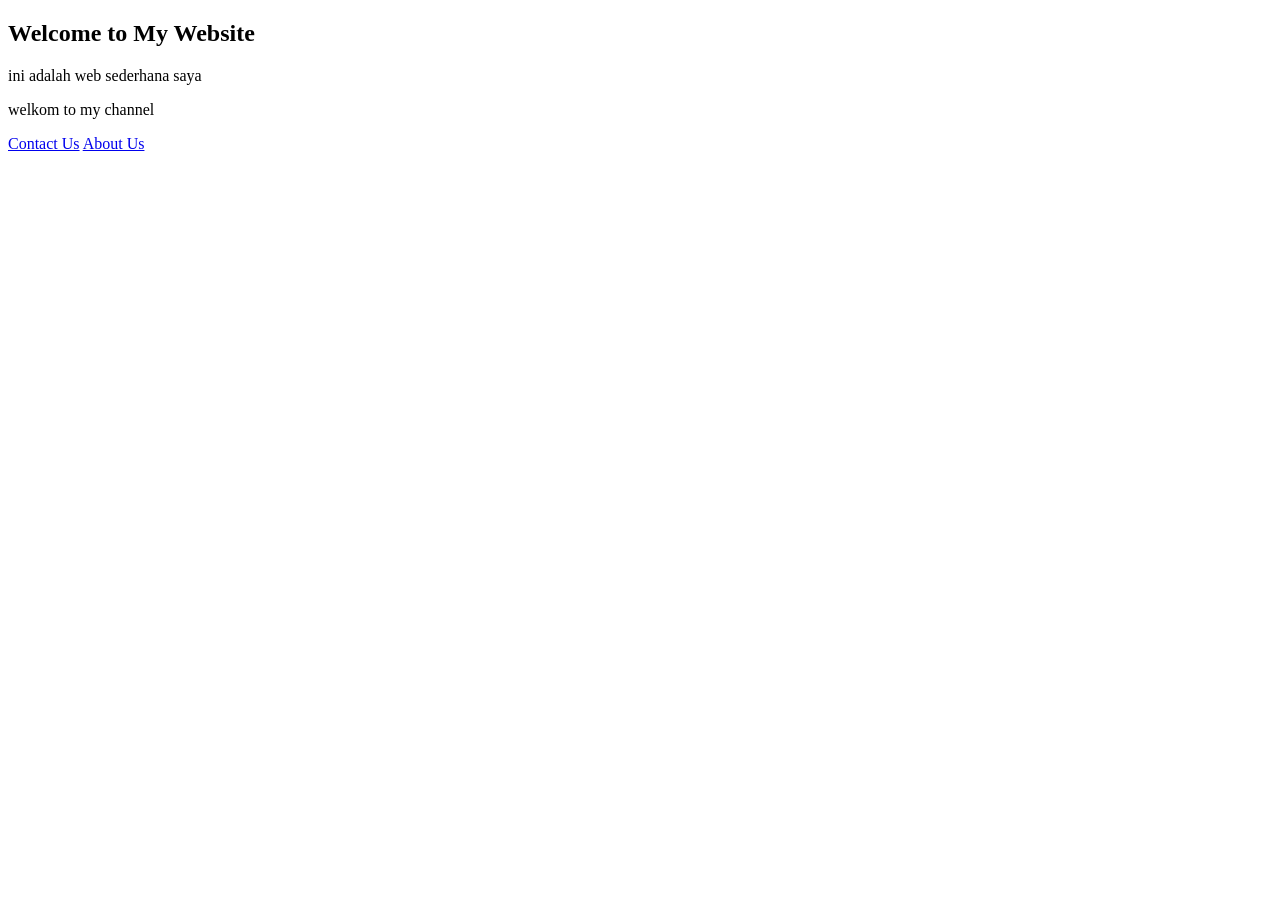
<file: index.html>
<!DOCTYPE html>
<html lang="en">
<head>
    <meta charset="UTF-8">
    <meta name="viewport" content="width=device-width, initial-scale=1.0">
    <title>Document</title>
</head>
<body>
    <h2>Welcome to My Website</h2>
    <p>ini adalah web sederhana saya</p>
    <p>welkom to my channel</p>
    <a href="contact.html">Contact Us</a>
    <a href="about.html">About Us</a>
</body>
</html>
</file>
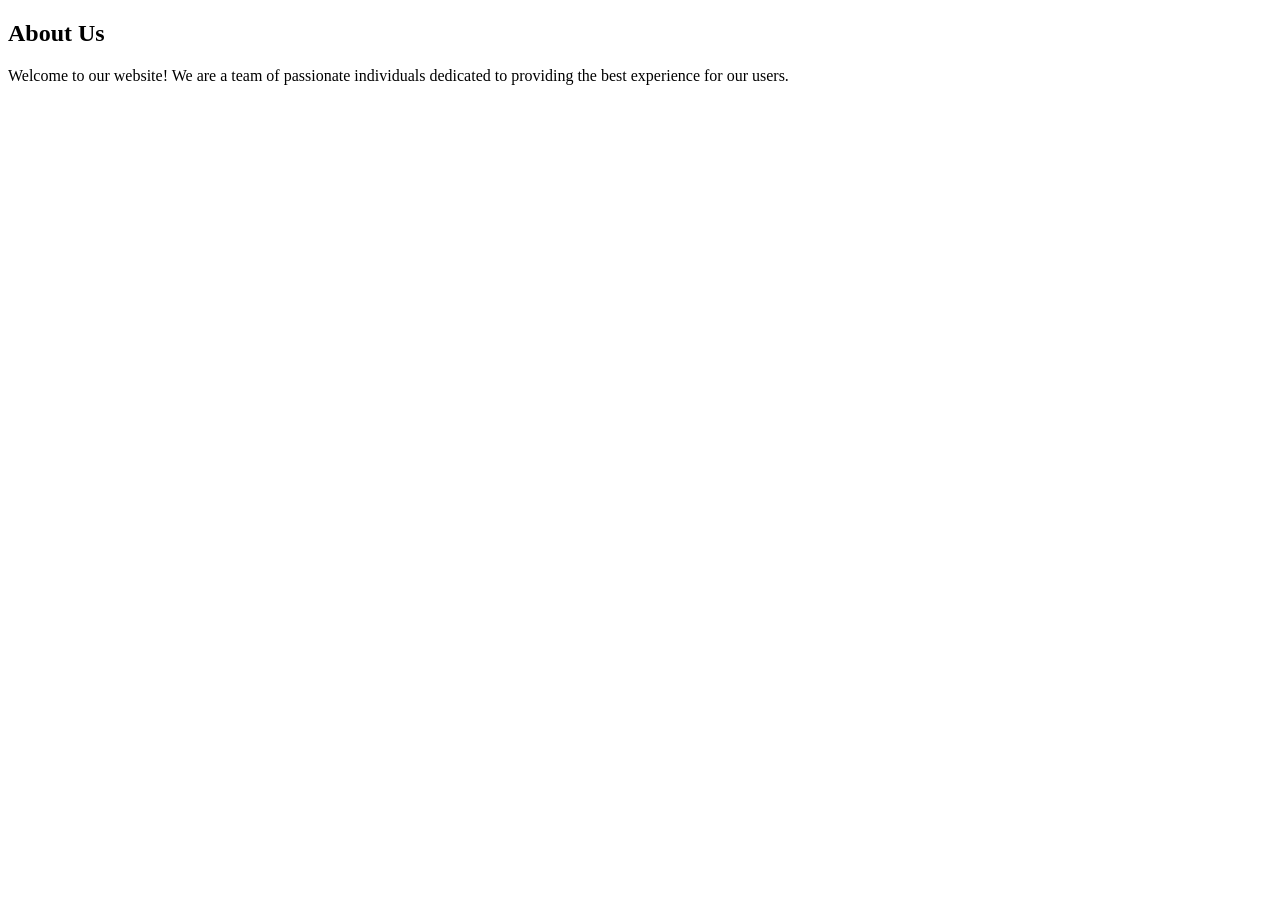
<file: about.html>
<!DOCTYPE html>
<html lang="en">
<head>
    <meta charset="UTF-8">
    <meta name="viewport" content="width=device-width, initial-scale=1.0">
    <title>Document</title>
</head>
<body>
    <h2>About Us</h2>
    <p>Welcome to our website! We are a team of passionate individuals dedicated to providing the best experience for our users.</p>
</body>
</html>
</file>
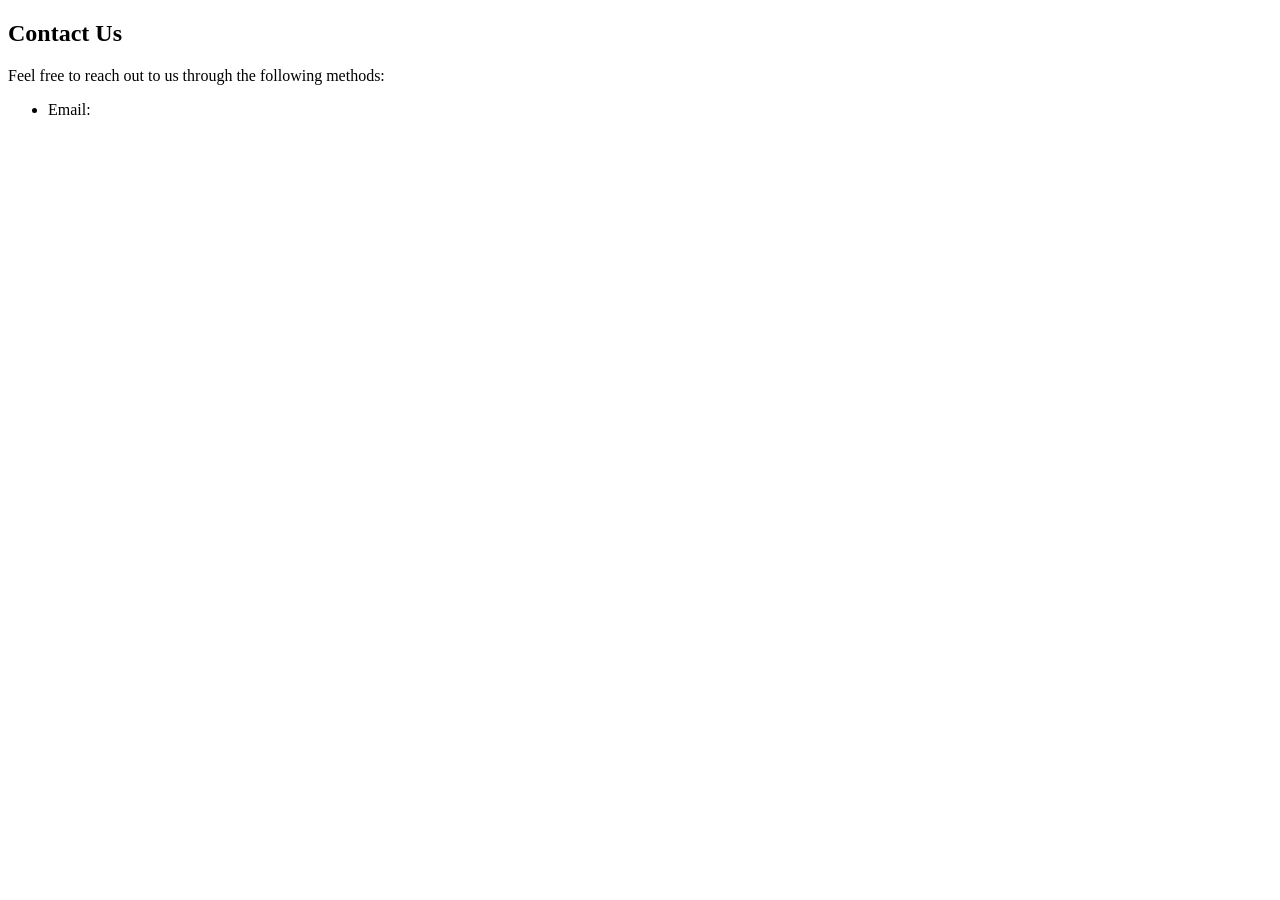
<file: contact.html>
<!DOCTYPE html>
<html lang="en">
<head>
    <meta charset="UTF-8">
    <meta name="viewport" content="width=device-width, initial-scale=1.0">
    <title>Document</title>
</head>
<body>
    <h2>Contact Us</h2>
    <p>Feel free to reach out to us through the following methods:</p>
    <ul>
        <li>Email:
    
</body>
</html>
</file>
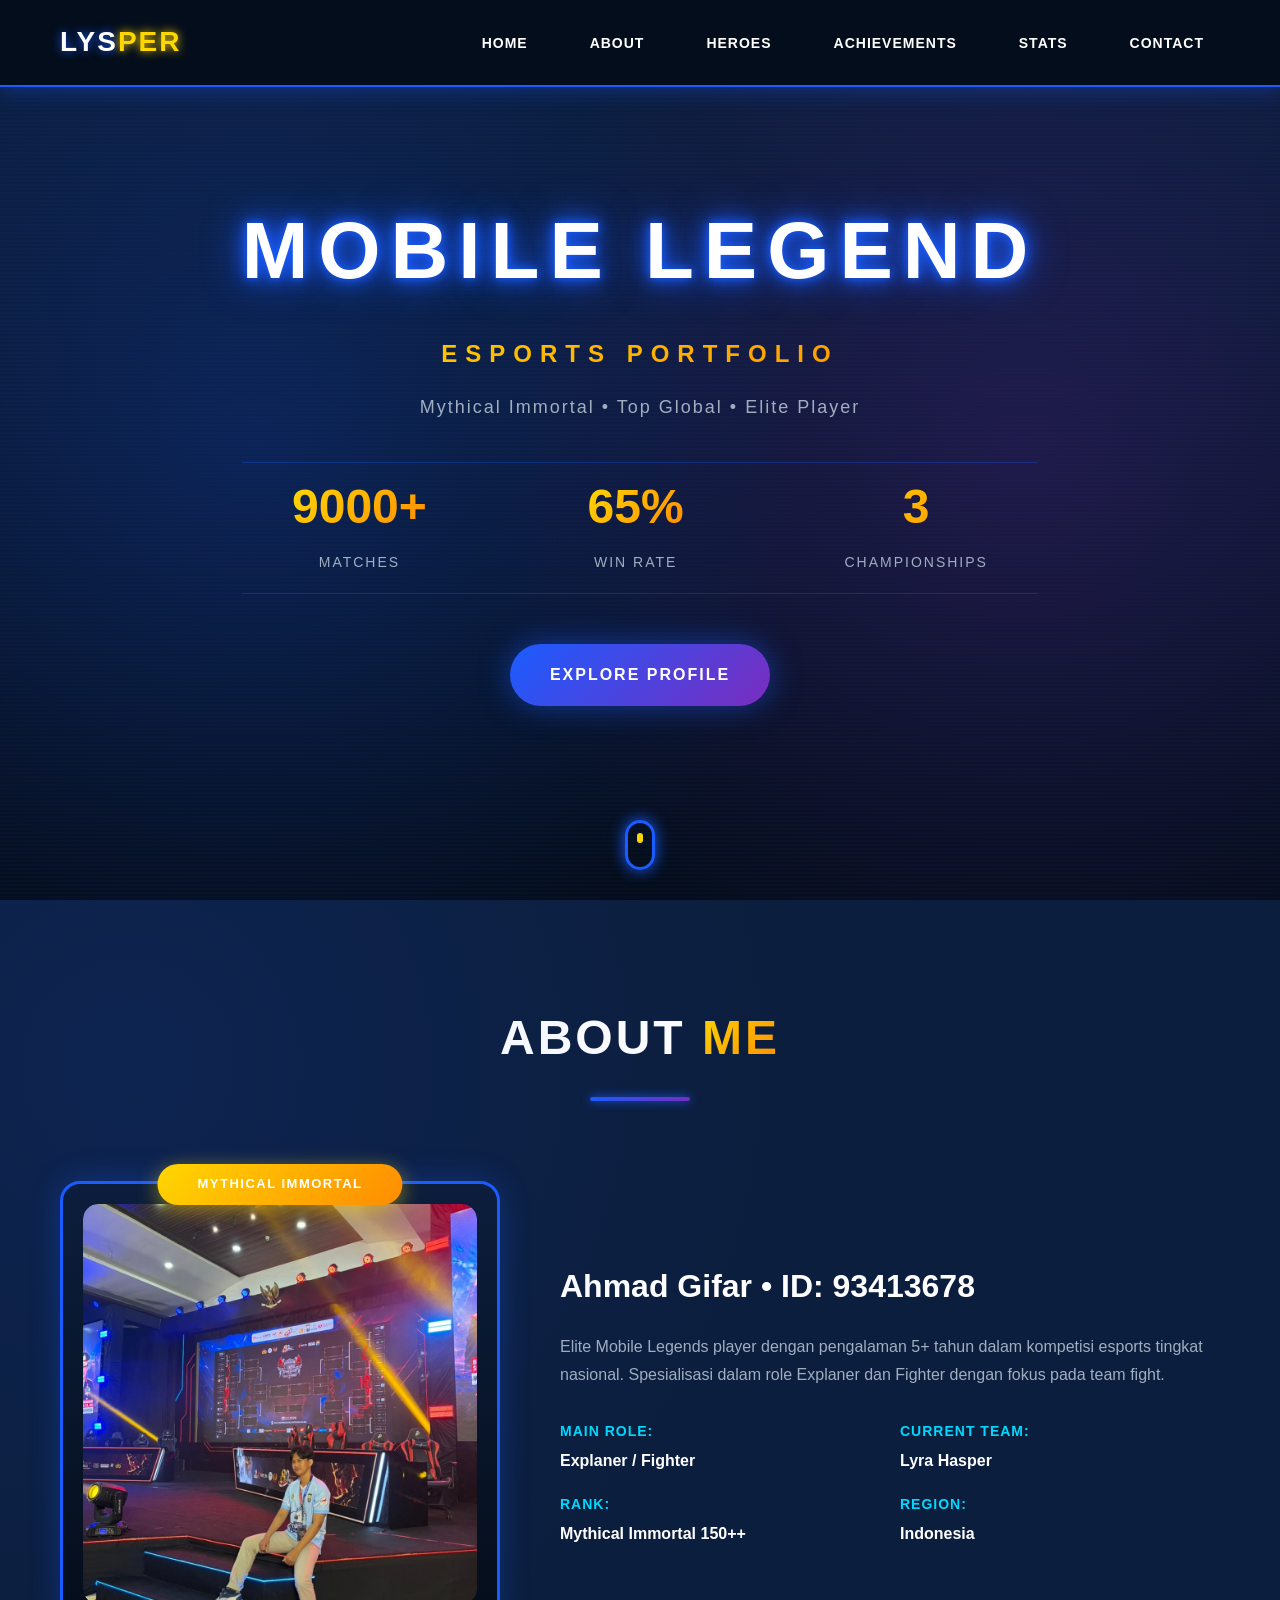
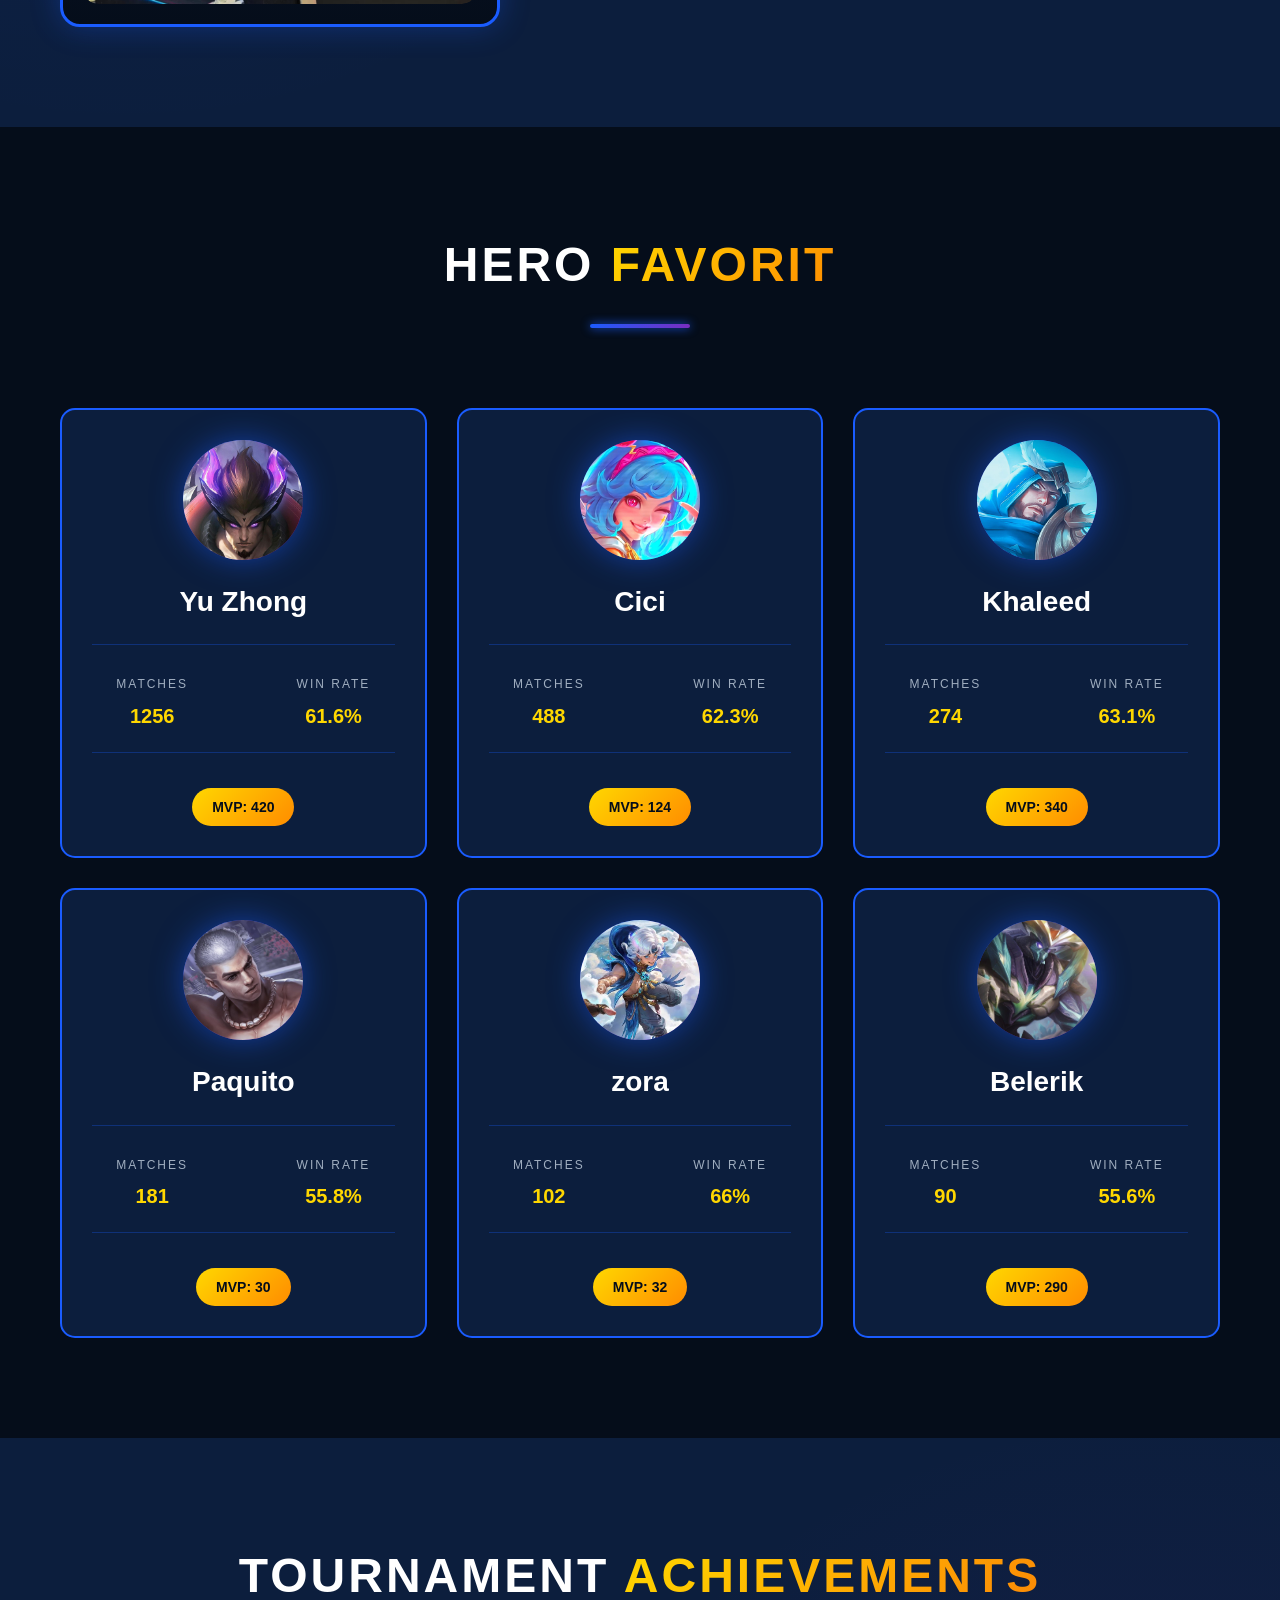
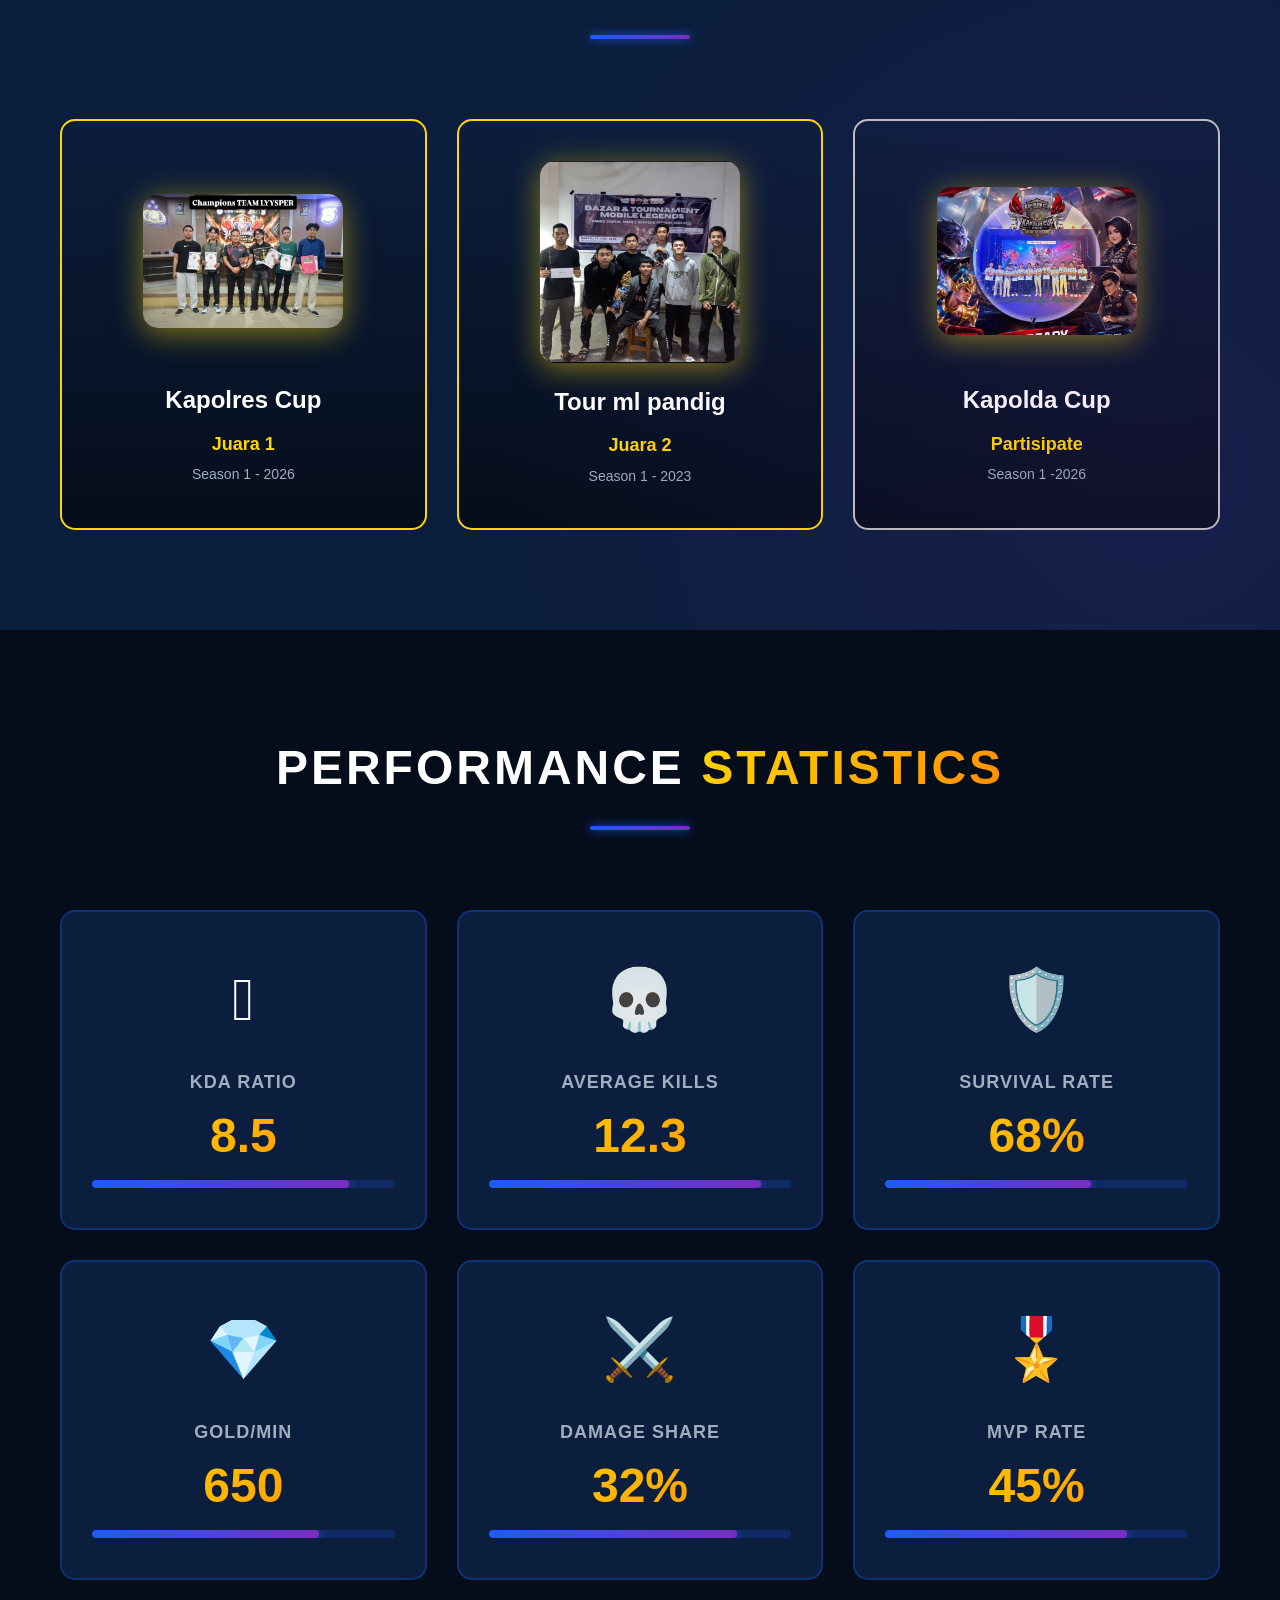
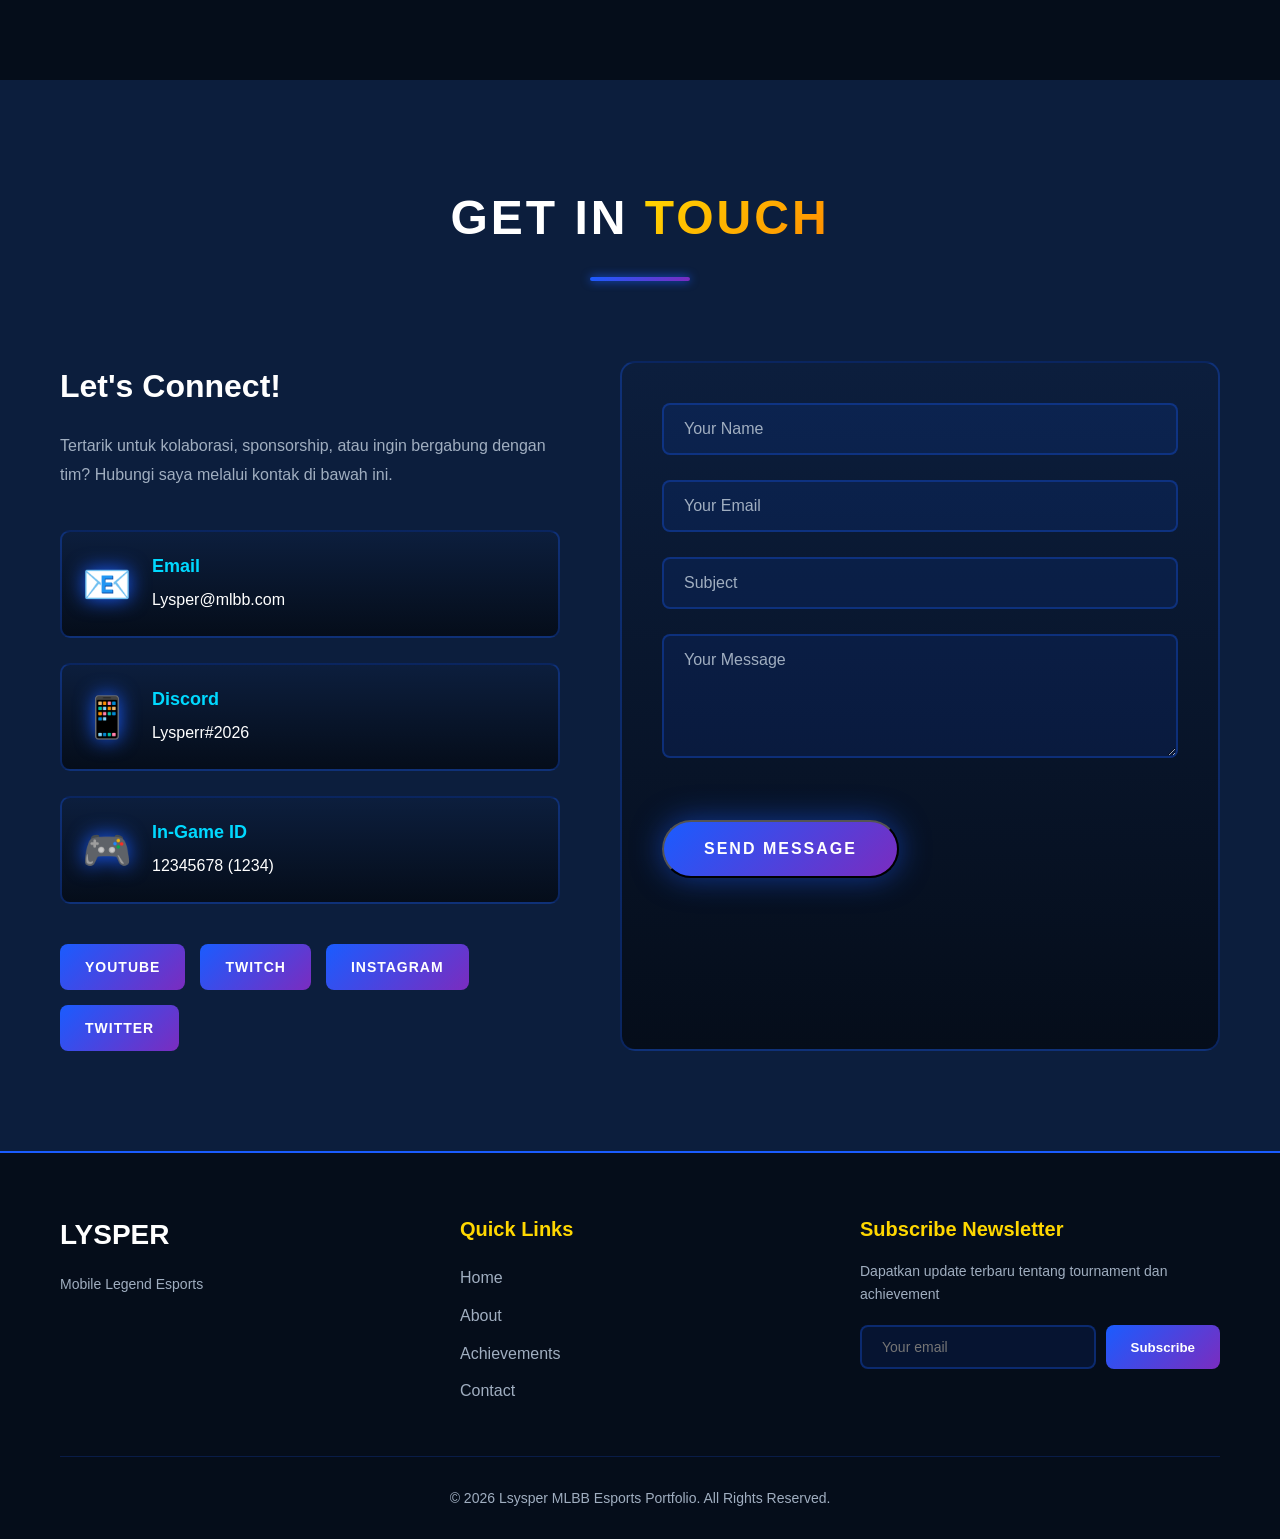
<file: Team Lysper/portfolio.html>
<!DOCTYPE html>
<html lang="id">
<head>
    <meta charset="UTF-8">
    <meta name="viewport" content="width=device-width, initial-scale=1.0">
    <title>Lysper - Mobile Legend Esports Portfolio</title>
    <link rel="stylesheet" href="portfolio.css">
</head>
<body>
    <!-- Navigation -->
    <nav class="navbar">
        <div class="container">
            <div class="nav-brand">
                <span class="logo-text">LYS<span class="highlight">PER</span></span>
            </div>
            <ul class="nav-menu">
                <li><a href="#home">Home</a></li>
                <li><a href="#about">About</a></li>
                <li><a href="#heroes">Heroes</a></li>
                <li><a href="#achievements">Achievements</a></li>
                <li><a href="#stats">Stats</a></li>
                <li><a href="#contact">Contact</a></li>
            </ul>
        </div>
    </nav>

    <!-- Hero Section -->
    <section id="home" class="hero">
        <div class="hero-overlay"></div>
        <div class="hero-content">
            <div class="glitch-wrapper">
                <h1 class="glitch" data-text="MOBILE LEGEND">MOBILE LEGEND</h1>
            </div>
            <h2 class="hero-subtitle">ESPORTS PORTFOLIO</h2>
            <p class="hero-description">Mythical Immortal • Top Global • Elite Player</p>
            <div class="hero-stats">
                <div class="stat-item">
                    <div class="stat-number">9000+</div>
                    <div class="stat-label">Matches</div>
                </div>
                <div class="stat-item">
                    <div class="stat-number">65%</div>
                    <div class="stat-label">Win Rate</div>
                </div>
                <div class="stat-item">
                    <div class="stat-number">3</div>
                    <div class="stat-label">Championships</div>
                </div>
            </div>
            <a href="#about" class="btn-primary">Explore Profile</a>
        </div>
        <div class="scroll-indicator">
            <div class="mouse"></div>
        </div>
    </section>

    <!-- About Section -->
    <section id="about" class="about">
        <div class="container">
            <div class="section-header">
                <h2 class="section-title">About <span class="highlight">Me</span></h2>
                <div class="title-underline"></div>
            </div>
            <div class="about-content">
                <div class="about-image">
                    <div class="image-frame">
                        <div class="rank-badge">MYTHICAL IMMORTAL</div>
                        <div class="image-placeholder">
                            <img src="images/profil.jpeg" alt="ProPlayer Profile" style="width: 100%; height: 100%; object-fit: cover;">
                        </div>
                    </div>
                </div>
                <div class="about-text">
                    <h3>Ahmad Gifar • ID: <span class="highlight">93413678</span></h3>
                    <p class="about-description">
                        Elite Mobile Legends player dengan pengalaman 5+ tahun dalam kompetisi esports tingkat nasional. 
                        Spesialisasi dalam role Explaner dan Fighter dengan fokus pada team fight.
                    </p>
                    <div class="info-grid">
                        <div class="info-item">
                            <span class="info-label">Main Role:</span>
                            <span class="info-value">Explaner / Fighter</span>
                        </div>
                        <div class="info-item">
                            <span class="info-label">Current Team:</span>
                            <span class="info-value">Lyra Hasper</span>
                        </div>
                        <div class="info-item">
                            <span class="info-label">Rank:</span>
                            <span class="info-value">Mythical Immortal 150++</span>
                        </div>
                        <div class="info-item">
                            <span class="info-label">Region:</span>
                            <span class="info-value">Indonesia</span>
                        </div>
                    </div>
                </div>
            </div>
        </div>
    </section>

    <!-- Heroes Section -->
    <section id="heroes" class="heroes">
        <div class="container">
            <div class="section-header">
                <h2 class="section-title">Hero <span class="highlight">Favorit</span></h2>
                <div class="title-underline"></div>
            </div>
            <div class="heroes-grid">
                <div class="hero-card">
                    <div class="hero-image">
                        <img src="images/yuzhong.jpg" alt="Yu Zhong" class="hero-icon-img">
                    </div>
                    <h3 class="hero-name">Yu Zhong</h3>
                    <div class="hero-stats">
                        <div class="hero-stat">
                            <span class="stat-label">Matches</span>
                            <span class="stat-value">1256</span>
                        </div>
                        <div class="hero-stat">
                            <span class="stat-label">Win Rate</span>
                            <span class="stat-value">61.6%</span>
                        </div>
                    </div>
                    <div class="hero-badge">MVP: 420</div>
                </div>

                <div class="hero-card">
                    <div class="hero-image">
                        <img src="images/cici.jpg" alt="Cici" class="hero-icon-img">
                    </div>
                    <h3 class="hero-name">Cici</h3>
                    <div class="hero-stats">
                        <div class="hero-stat">
                            <span class="stat-label">Matches</span>
                            <span class="stat-value">488</span>
                        </div>
                        <div class="hero-stat">
                            <span class="stat-label">Win Rate</span>
                            <span class="stat-value">62.3%</span>
                        </div>
                    </div>
                    <div class="hero-badge">MVP: 124</div>
                </div>

                <div class="hero-card">
                    <div class="hero-image">
                        <img src="images/khaleed.jpg" alt="Khaleed" class="hero-icon-img">
                    </div>
                    <h3 class="hero-name">Khaleed</h3>
                    <div class="hero-stats">
                        <div class="hero-stat">
                            <span class="stat-label">Matches</span>
                            <span class="stat-value">274</span>
                        </div>
                        <div class="hero-stat">
                            <span class="stat-label">Win Rate</span>
                            <span class="stat-value">63.1%</span>
                        </div>
                    </div>
                    <div class="hero-badge">MVP: 340</div>
                </div>

                <div class="hero-card">
                    <div class="hero-image">
                        <img src="images/paquito.jpg" alt="Paquito" class="hero-icon-img">
                    </div>
                    <h3 class="hero-name">Paquito</h3>
                    <div class="hero-stats">
                        <div class="hero-stat">
                            <span class="stat-label">Matches</span>
                            <span class="stat-value">181</span>
                        </div>
                        <div class="hero-stat">
                            <span class="stat-label">Win Rate</span>
                            <span class="stat-value">55.8%</span>
                        </div>
                    </div>
                    <div class="hero-badge">MVP: 30</div>
                </div>

                <div class="hero-card">
                    <div class="hero-image">
                        <img src="images/zora.jpg" alt="Zora" class="hero-icon-img">
                    </div>
                    <h3 class="hero-name">zora</h3>
                    <div class="hero-stats">
                        <div class="hero-stat">
                            <span class="stat-label">Matches</span>
                            <span class="stat-value">102</span>
                        </div>
                        <div class="hero-stat">
                            <span class="stat-label">Win Rate</span>
                            <span class="stat-value">66%</span>
                        </div>
                    </div>
                    <div class="hero-badge">MVP: 32</div>
                </div>

                <div class="hero-card">
                    <div class="hero-image">
                        <img src="images/belerik.jpg" alt="Belerik" class="hero-icon-img">
                    </div>
                    <h3 class="hero-name">Belerik</h3>
                    <div class="hero-stats">
                        <div class="hero-stat">
                            <span class="stat-label">Matches</span>
                            <span class="stat-value">90</span>
                        </div>
                        <div class="hero-stat">
                            <span class="stat-label">Win Rate</span>
                            <span class="stat-value">55.6%</span>
                        </div>
                    </div>
                    <div class="hero-badge">MVP: 290</div>
                </div>
            </div>
        </div>
    </section>

    <!-- Achievements Section -->
    <section id="achievements" class="achievements">
        <div class="container">
            <div class="section-header">
                <h2 class="section-title">Tournament <span class="highlight">Achievements</span></h2>
                <div class="title-underline"></div>
            </div>
            <div class="achievements-grid">
                <div class="achievement-card gold">
                    <div class="achievement-icon">
                        <img src="images/lysperchampion.jpeg" alt="Lysper Champion" style="width: 100%; height: auto; max-width: 200px; object-fit: contain; border-radius: 15px;">
                    </div>
                    <h3>Kapolres Cup</h3>
                    <p class="achievement-position">Juara 1</p>
                    <p class="achievement-year">Season 1 - 2026</p>
                </div>
                <div class="achievement-card gold">
                    <div class="achievement-icon">
                        <img src="images/Bazar.jpeg" alt="Tour Ml Pandig" style="width: 100%; height: auto; max-width: 200px; object-fit: contain; border-radius: 15px;">
                    </div>
                    <h3>Tour ml pandig</h3>
                    <p class="achievement-position">Juara 2</p>
                    <p class="achievement-year">Season 1 - 2023</p>
                </div>
                <div class="achievement-card silver">
                    <div class="achievement-icon">
                        <img src="images/Kapolda.jpeg" alt="Kapolda Cup" style="width: 100%; height: auto; max-width: 200px; object-fit: contain; border-radius: 15px;">
                    </div>
                    <h3>Kapolda Cup</h3>
                    <p class="achievement-position">Partisipate</p>
                    <p class="achievement-year">Season 1 -2026</p>
                </div>
            </div>
        </div>
    </section>

    <!-- Stats Section -->
    <section id="stats" class="stats">
        <div class="container">
            <div class="section-header">
                <h2 class="section-title">Performance <span class="highlight">Statistics</span></h2>
                <div class="title-underline"></div>
            </div>
            <div class="stats-grid">
                <div class="stat-card">
                    <div class="stat-icon">𖤓</div>
                    <h3 class="stat-title">KDA Ratio</h3>
                    <p class="stat-number">8.5</p>
                    <div class="stat-bar">
                        <div class="stat-fill" style="width: 85%"></div>
                    </div>
                </div>
                <div class="stat-card">
                    <div class="stat-icon">💀</div>
                    <h3 class="stat-title">Average Kills</h3>
                    <p class="stat-number">12.3</p>
                    <div class="stat-bar">
                        <div class="stat-fill" style="width: 90%"></div>
                    </div>
                </div>
                <div class="stat-card">
                    <div class="stat-icon">🛡️</div>
                    <h3 class="stat-title">Survival Rate</h3>
                    <p class="stat-number">68%</p>
                    <div class="stat-bar">
                        <div class="stat-fill" style="width: 68%"></div>
                    </div>
                </div>
                <div class="stat-card">
                    <div class="stat-icon">💎</div>
                    <h3 class="stat-title">Gold/Min</h3>
                    <p class="stat-number">650</p>
                    <div class="stat-bar">
                        <div class="stat-fill" style="width: 75%"></div>
                    </div>
                </div>
                <div class="stat-card">
                    <div class="stat-icon">⚔️</div>
                    <h3 class="stat-title">Damage Share</h3>
                    <p class="stat-number">32%</p>
                    <div class="stat-bar">
                        <div class="stat-fill" style="width: 82%"></div>
                    </div>
                </div>
                <div class="stat-card">
                    <div class="stat-icon">🎖️</div>
                    <h3 class="stat-title">MVP Rate</h3>
                    <p class="stat-number">45%</p>
                    <div class="stat-bar">
                        <div class="stat-fill" style="width: 80%"></div>
                    </div>
                </div>
            </div>
        </div>
    </section>

    <!-- Contact Section -->
    <section id="contact" class="contact">
        <div class="container">
            <div class="section-header">
                <h2 class="section-title">Get In <span class="highlight">Touch</span></h2>
                <div class="title-underline"></div>
            </div>
            <div class="contact-content">
                <div class="contact-info">
                    <h3>Let's Connect!</h3>
                    <p>Tertarik untuk kolaborasi, sponsorship, atau ingin bergabung dengan tim? Hubungi saya melalui kontak di bawah ini.</p>
                    <div class="contact-methods">
                        <div class="contact-method">
                            <div class="method-icon">📧</div>
                            <div class="method-info">
                                <h4>Email</h4>
                                <p>Lysper@mlbb.com</p>
                            </div>
                        </div>
                        <div class="contact-method">
                            <div class="method-icon">📱</div>
                            <div class="method-info">
                                <h4>Discord</h4>
                                <p>Lysperr#2026</p>
                            </div>
                        </div>
                        <div class="contact-method">
                            <div class="method-icon">🎮</div>
                            <div class="method-info">
                                <h4>In-Game ID</h4>
                                <p>12345678 (1234)</p>
                            </div>
                        </div>
                    </div>
                    <div class="social-links">
                        <a href="#" class="social-link">YOUTUBE</a>
                        <a href="#" class="social-link">TWITCH</a>
                        <a href="#" class="social-link">INSTAGRAM</a>
                        <a href="#" class="social-link">TWITTER</a>
                    </div>
                </div>
                <div class="contact-form">
                    <form>
                        <div class="form-group">
                            <input type="text" placeholder="Your Name" required>
                        </div>
                        <div class="form-group">
                            <input type="email" placeholder="Your Email" required>
                        </div>
                        <div class="form-group">
                            <input type="text" placeholder="Subject">
                        </div>
                        <div class="form-group">
                            <textarea rows="5" placeholder="Your Message" required></textarea>
                        </div>
                        <button type="submit" class="btn-primary">Send Message</button>
                    </form>
                </div>
            </div>
        </div>
    </section>

    <!-- Footer -->
    <footer class="footer">
        <div class="container">
            <div class="footer-content">
                <div class="footer-brand">
                    <h3>LYS<span class="highlight">PER</span></h3>
                    <p>Mobile Legend Esports</p>
                </div>
                <div class="footer-links">
                    <h4>Quick Links</h4>
                    <ul>
                        <li><a href="#home">Home</a></li>
                        <li><a href="#about">About</a></li>
                        <li><a href="#achievements">Achievements</a></li>
                        <li><a href="#contact">Contact</a></li>
                    </ul>
                </div>
                <div class="footer-newsletter">
                    <h4>Subscribe Newsletter</h4>
                    <p>Dapatkan update terbaru tentang tournament dan achievement</p>
                    <div class="newsletter-form">
                        <input type="email" placeholder="Your email">
                        <button type="submit" class="btn-subscribe">Subscribe</button>
                    </div>
                </div>
            </div>
            <div class="footer-bottom">
                <p>&copy; 2026 Lsysper MLBB Esports Portfolio. All Rights Reserved.</p>
            </div>
        </div>
    </footer>
</body>
</html>
</file>
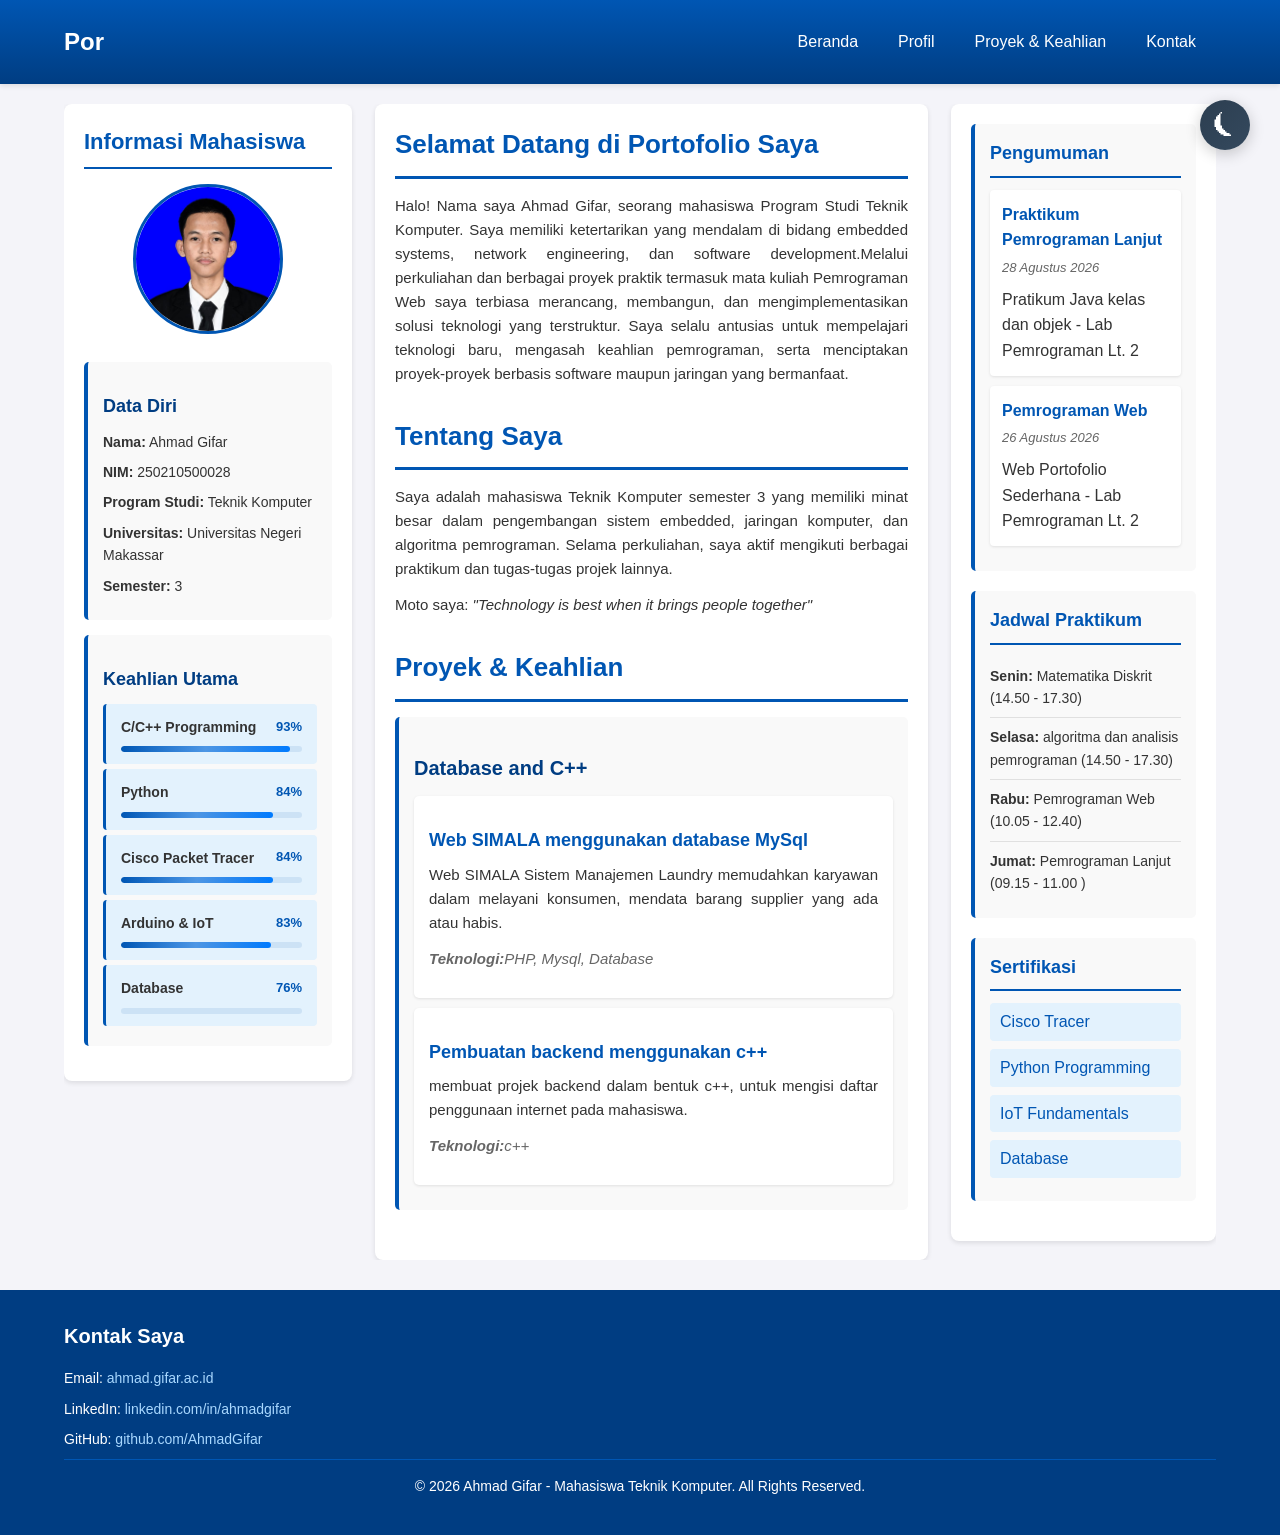
<file: Tugas Pertemuan 2/portofolioTugas.html>
<!DOCTYPE html>
<html lang="id">
<head>
    <meta charset="UTF-8">
    <meta name="viewport" content="width=device-width, initial-scale=1.0">
    <meta name="description" content="Portofolio Ahmad Gifar - Mahasiswa Teknik Komputer Universitas Negeri Makassar. Spesialisasi dalam embedded systems, network engineering, dan software development.">
    <meta name="keywords" content="Ahmad Gifar, Teknik Komputer, Portfolio, Web Developer, Network Engineer, IoT, UNM">
    <meta name="author" content="Ahmad Gifar">
    <meta name="theme-color" content="#0056b3">
    <title>Portofolio - Ahmad Gifar Mahasiswa Teknik Komputer</title>
    <link rel="stylesheet" type="text/css" media="screen" href="style.css" />
    <link rel="stylesheet" type="text/css" media="screen" href="animations.css" />
</head>
<body>
    <!-- Header -->
    <div id="header">
        <div id="wrapper">
            <h1 id="logo">Portofolio Ahmad Gifar</h1>
            <ul id="navbar">
                <li><a href="#beranda">Beranda</a></li>
                <li><a href="#profil">Profil</a></li>
                <li><a href="#proyek">Proyek & Keahlian</a></li>
                <li><a href="#kontak">Kontak</a></li>
            </ul>
        </div>
    </div>

    <div id="wrapper">
        <div id="container">
            <div id="sidebar-kiri">
                <h2>Informasi Mahasiswa</h2>
                <div class="profile-image-container">
                    <img src="images/profile.jpeg" alt="Foto Profil Ahmad Gifar" class="profile-image" loading="lazy">
                </div>
                <div class="info-box">
                    <h3>Data Diri</h3>
                    <p><strong>Nama:</strong> Ahmad Gifar</p>
                    <p><strong>NIM:</strong> 250210500028</p>
                    <p><strong>Program Studi:</strong> Teknik Komputer</p>
                    <p><strong>Universitas:</strong> Universitas Negeri Makassar</p>
                    <p><strong>Semester:</strong> 3</p>
                </div>
                <div class="info-box">
                    <h3>Keahlian Utama</h3>
                    <ul class="skill-list">
                        <li>C/C++ Programming</li>
                        <li>Python</li>
                        <li>Cisco Packet Tracer</li>
                        <li>Arduino & IoT</li>
                        <li>Database</li>
                    </ul>
                </div>
            </div>

            <div id="sidebar-tengah">
                <section id="beranda">
                    <h2>Selamat Datang di Portofolio Saya</h2>
                    <p>Halo! Nama saya Ahmad Gifar, seorang mahasiswa Program Studi Teknik Komputer. Saya memiliki ketertarikan yang mendalam di bidang embedded systems, network engineering, dan software development.Melalui perkuliahan dan berbagai proyek praktik termasuk mata kuliah Pemrograman Web saya terbiasa merancang, membangun, dan mengimplementasikan solusi teknologi yang terstruktur. Saya selalu antusias untuk mempelajari teknologi baru, mengasah keahlian pemrograman, serta menciptakan proyek-proyek berbasis software maupun jaringan yang bermanfaat.</p>
                </section>

                <section id="profil">
                    <h2>Tentang Saya</h2>
                    <p>Saya adalah mahasiswa Teknik Komputer semester 3 yang memiliki minat besar dalam pengembangan sistem embedded, jaringan komputer, dan algoritma pemrograman. Selama perkuliahan, saya aktif mengikuti berbagai praktikum dan tugas-tugas projek lainnya.</p>
                    <p>Moto saya: <em>"Technology is best when it brings people together"</em></p>
                </section>

                <section id="proyek">
                    <h2>Proyek & Keahlian</h2>
                    
                    <div class="project-category" id="embedded">
                        <h3>Database and C++</h3>
                        <div class="project-item">
                            <h4>Web SIMALA menggunakan database MySql</h4>
                            <p>Web SIMALA Sistem Manajemen Laundry memudahkan karyawan dalam melayani konsumen, mendata barang supplier yang ada atau habis. </p>
                            <p class="tech-stack"><strong>Teknologi:</strong>PHP, Mysql, Database</p>
                        </div>
                        <div class="project-item">
                            <h4>Pembuatan backend menggunakan c++</h4>
                            <p>membuat projek backend dalam bentuk c++, untuk mengisi daftar penggunaan internet pada mahasiswa.</p>
                            <p class="tech-stack"><strong>Teknologi:</strong>c++</p>
                        </div>
                    </div>
                </section>
            </div>

            <div id="sidebar-kanan">
                <div class="announcement-box">
                    <h3>Pengumuman</h3>
                    <div class="announcement-item">
                        <h4>Praktikum Pemrograman Lanjut</h4>
                        <p class="date">28 Agustus 2026</p>
                        <p>Pratikum Java kelas dan objek - Lab Pemrograman Lt. 2</p>
                    </div>
                    <div class="announcement-item">
                        <h4>Pemrograman Web</h4>
                        <p class="date">26 Agustus 2026</p>
                        <p>Web Portofolio Sederhana - Lab Pemrograman Lt. 2</p>
                    </div>
                </div>

                <div class="announcement-box">
                    <h3>Jadwal Praktikum</h3>
                    <ul class="schedule-list">
                        <li><strong>Senin:</strong> Matematika Diskrit (14.50 - 17.30)</li>
                        <li><strong>Selasa:</strong> algoritma dan analisis pemrograman (14.50 - 17.30)</li>
                        <li><strong>Rabu:</strong> Pemrograman Web (10.05 - 12.40)</li>
                        <li><strong>Jumat:</strong> Pemrograman Lanjut (09.15 - 11.00 )</li>
                    </ul>
                </div>

                <div class="announcement-box">
                    <h3>Sertifikasi</h3>
                    <ul class="certification-list">
                        <li><a href="#" target="_blank">Cisco Tracer</a></li>
                        <li><a href="#" target="_blank">Python Programming</a></li>
                        <li><a href="#" target="_blank">IoT Fundamentals</a></li>
                        <li><a href="#" target="_blank">Database</a></li>
                    </ul>
                </div>
            </div>
        </div>
    </div>

    <!-- Footer -->
    <div id="footer">
        <div id="wrapper">
            <section id="kontak">
                <h3>Kontak Saya</h3>
                <p>Email: <a href="mailto:ahmad.gifar.ac.id">ahmad.gifar.ac.id</a></p>
                <p>LinkedIn: <a href="https://linkedin.com/in/ahmadgifar" target="_blank">linkedin.com/in/ahmadgifar</a></p>
                <p>GitHub: <a href="https://github.com/griftzz2007-cyber/griftzz.github.io.git" target="_blank">github.com/AhmadGifar</a></p>
            </section>
            <p class="copyright">&copy; 2026 Ahmad Gifar - Mahasiswa Teknik Komputer. All Rights Reserved.</p>
        </div>
    </div>

    <!-- JavaScript -->
    <script src="script.js"></script>
</body>
</html>
</file>
<file: Team Lysper/portfolio.css>
/* ==================== */
/* RESET & BASE STYLES */
/* ==================== */

* {
    margin: 0;
    padding: 0;
    box-sizing: border-box;
}

:root {
    /* Mobile Legend Color Palette */
    --primary-blue: #1a5cff;
    --primary-purple: #7b2cbf;
    --primary-gold: #ffd700;
    --secondary-blue: #0ea5e9;
    --dark-blue: #0c1e3d;
    --darker-blue: #050d1a;
    --accent-cyan: #00d9ff;
    --accent-pink: #ff006e;
    --text-white: #ffffff;
    --text-gray: #a0aec0;
    --gradient-primary: linear-gradient(135deg, #1a5cff 0%, #7b2cbf 100%);
    --gradient-gold: linear-gradient(135deg, #ffd700 0%, #ff8c00 100%);
    --gradient-dark: linear-gradient(180deg, #0c1e3d 0%, #050d1a 100%);
}

html {
    scroll-behavior: smooth;
}

body {
    font-family: 'Segoe UI', Tahoma, Geneva, Verdana, sans-serif;
    background: var(--darker-blue);
    color: var(--text-white);
    line-height: 1.6;
    overflow-x: hidden;
}

.container {
    max-width: 1200px;
    margin: 0 auto;
    padding: 0 20px;
}

section {
    padding: 100px 0;
    position: relative;
}

/* ==================== */
/* NAVIGATION */
/* ==================== */

.navbar {
    position: fixed;
    top: 0;
    width: 100%;
    background: rgba(5, 13, 26, 0.95);
    backdrop-filter: blur(10px);
    z-index: 1000;
    padding: 20px 0;
    border-bottom: 2px solid var(--primary-blue);
    box-shadow: 0 4px 20px rgba(26, 92, 255, 0.3);
}

.navbar .container {
    display: flex;
    justify-content: space-between;
    align-items: center;
}

.nav-brand .logo-text {
    font-size: 28px;
    font-weight: bold;
    letter-spacing: 2px;
    color: var(--text-white);
    text-shadow: 0 0 10px var(--primary-blue);
}

.nav-brand .highlight {
    color: var(--primary-gold);
    text-shadow: 0 0 10px var(--primary-gold);
}

.nav-menu {
    display: flex;
    list-style: none;
    gap: 30px;
}

.nav-menu a {
    color: var(--text-white);
    text-decoration: none;
    font-weight: 600;
    font-size: 14px;
    letter-spacing: 1px;
    text-transform: uppercase;
    padding: 8px 16px;
    border-radius: 5px;
    transition: all 0.3s ease;
    position: relative;
}

.nav-menu a::before {
    content: '';
    position: absolute;
    bottom: 0;
    left: 50%;
    width: 0;
    height: 2px;
    background: var(--gradient-primary);
    transition: all 0.3s ease;
    transform: translateX(-50%);
}

.nav-menu a:hover {
    color: var(--accent-cyan);
    text-shadow: 0 0 10px var(--accent-cyan);
}

.nav-menu a:hover::before {
    width: 100%;
}

/* ==================== */
/* HERO SECTION */
/* ==================== */

.hero {
    height: 100vh;
    display: flex;
    align-items: center;
    justify-content: center;
    position: relative;
    background: var(--gradient-dark);
    overflow: hidden;
}

.hero::before {
    content: '';
    position: absolute;
    top: 0;
    left: 0;
    right: 0;
    bottom: 0;
    background: 
        radial-gradient(circle at 20% 50%, rgba(26, 92, 255, 0.2) 0%, transparent 50%),
        radial-gradient(circle at 80% 50%, rgba(123, 44, 191, 0.2) 0%, transparent 50%);
    animation: pulse 8s ease-in-out infinite;
}

@keyframes pulse {
    0%, 100% { opacity: 0.5; }
    50% { opacity: 1; }
}

.hero-overlay {
    position: absolute;
    top: 0;
    left: 0;
    right: 0;
    bottom: 0;
    background: 
        repeating-linear-gradient(
            0deg,
            transparent,
            transparent 2px,
            rgba(26, 92, 255, 0.03) 2px,
            rgba(26, 92, 255, 0.03) 4px
        );
    pointer-events: none;
}

.hero-content {
    text-align: center;
    z-index: 10;
    position: relative;
}

/* Glitch Effect */
.glitch-wrapper {
    position: relative;
}

.glitch {
    font-size: 80px;
    font-weight: 900;
    letter-spacing: 10px;
    color: var(--text-white);
    text-shadow: 
        0 0 10px var(--primary-blue),
        0 0 20px var(--primary-blue),
        0 0 40px var(--primary-blue);
    position: relative;
}

@keyframes glitch {
    0%, 90%, 100% {
        transform: translate(0);
    }
    20% {
        transform: translate(-2px, 2px);
    }
    40% {
        transform: translate(-2px, -2px);
    }
    60% {
        transform: translate(2px, 2px);
    }
    80% {
        transform: translate(2px, -2px);
    }
}

.hero-subtitle {
    font-size: 24px;
    letter-spacing: 8px;
    margin-top: 20px;
    background: var(--gradient-gold);
    -webkit-background-clip: text;
    -webkit-text-fill-color: transparent;
    background-clip: text;
    font-weight: 700;
}

.hero-description {
    font-size: 18px;
    color: var(--text-gray);
    margin: 20px 0 40px;
    letter-spacing: 2px;
}

.hero-stats {
    display: flex;
    justify-content: center;
    gap: 60px;
    margin: 40px 0;
}

.stat-item {
    text-align: center;
}

.stat-number {
    font-size: 48px;
    font-weight: 900;
    background: var(--gradient-gold);
    -webkit-background-clip: text;
    -webkit-text-fill-color: transparent;
    background-clip: text;
    line-height: 1;
}

.stat-label {
    font-size: 14px;
    color: var(--text-gray);
    text-transform: uppercase;
    letter-spacing: 2px;
    margin-top: 10px;
}

.btn-primary {
    display: inline-block;
    padding: 18px 40px;
    background: var(--gradient-primary);
    color: var(--text-white);
    text-decoration: none;
    font-weight: 700;
    font-size: 16px;
    letter-spacing: 2px;
    text-transform: uppercase;
    border-radius: 50px;
    margin-top: 30px;
    box-shadow: 0 0 30px rgba(26, 92, 255, 0.5);
    transition: all 0.3s ease;
    position: relative;
    overflow: hidden;
}

.btn-primary::before {
    content: '';
    position: absolute;
    top: 50%;
    left: 50%;
    width: 0;
    height: 0;
    border-radius: 50%;
    background: rgba(255, 255, 255, 0.2);
    transform: translate(-50%, -50%);
    transition: width 0.6s, height 0.6s;
}

.btn-primary:hover::before {
    width: 300px;
    height: 300px;
}

.btn-primary:hover {
    transform: translateY(-5px);
    box-shadow: 0 10px 40px rgba(26, 92, 255, 0.8);
}

/* Scroll Indicator */
.scroll-indicator {
    position: absolute;
    bottom: 30px;
    left: 50%;
    transform: translateX(-50%);
    animation: bounce 2s infinite;
}

@keyframes bounce {
    0%, 20%, 50%, 80%, 100% {
        transform: translateX(-50%) translateY(0);
    }
    40% {
        transform: translateX(-50%) translateY(-20px);
    }
    60% {
        transform: translateX(-50%) translateY(-10px);
    }
}

.mouse {
    width: 30px;
    height: 50px;
    border: 3px solid var(--primary-blue);
    border-radius: 20px;
    position: relative;
    box-shadow: 0 0 15px var(--primary-blue);
}

.mouse::before {
    content: '';
    position: absolute;
    top: 10px;
    left: 50%;
    width: 6px;
    height: 10px;
    background: var(--primary-gold);
    border-radius: 3px;
    transform: translateX(-50%);
    animation: scroll 1.5s infinite;
}

@keyframes scroll {
    0% {
        top: 10px;
        opacity: 1;
    }
    100% {
        top: 30px;
        opacity: 0;
    }
}

/* ==================== */
/* SECTION HEADERS */
/* ==================== */

.section-header {
    text-align: center;
    margin-bottom: 80px;
}

.section-title {
    font-size: 48px;
    font-weight: 900;
    letter-spacing: 3px;
    text-transform: uppercase;
    margin-bottom: 20px;
}

.section-title .highlight {
    background: var(--gradient-gold);
    -webkit-background-clip: text;
    -webkit-text-fill-color: transparent;
    background-clip: text;
}

.title-underline {
    width: 100px;
    height: 4px;
    background: var(--gradient-primary);
    margin: 0 auto;
    border-radius: 2px;
    box-shadow: 0 0 10px var(--primary-blue);
}

/* ==================== */
/* ABOUT SECTION */
/* ==================== */

.about {
    background: var(--dark-blue);
    position: relative;
}

.about::before {
    content: '';
    position: absolute;
    top: 0;
    left: 0;
    right: 0;
    bottom: 0;
    background: 
        radial-gradient(circle at 10% 20%, rgba(26, 92, 255, 0.1) 0%, transparent 50%);
    pointer-events: none;
}

.about-content {
    display: grid;
    grid-template-columns: 1fr 1.5fr;
    gap: 60px;
    align-items: center;
}

.about-image {
    position: relative;
}

.image-frame {
    position: relative;
    border: 3px solid var(--primary-blue);
    border-radius: 20px;
    padding: 20px;
    background: var(--gradient-dark);
    box-shadow: 0 0 30px rgba(26, 92, 255, 0.3);
    transition: all 0.5s ease;
}

.image-frame:hover {
    transform: translateY(-10px);
    box-shadow: 0 20px 50px rgba(26, 92, 255, 0.5);
}

.rank-badge {
    position: absolute;
    top: -20px;
    left: 50%;
    transform: translateX(-50%);
    background: var(--gradient-gold);
    padding: 10px 40px;
    border-radius: 25px;
    font-weight: 900;
    font-size: 13px;
    letter-spacing: 1.5px;
    box-shadow: 0 5px 20px rgba(255, 215, 0, 0.5);
    z-index: 100;
    white-space: nowrap;
}

.image-placeholder {
    width: 100%;
    height: 400px;
    background: transparent;
    border-radius: 15px;
    display: flex;
    align-items: center;
    justify-content: center;
    position: relative;
    overflow: hidden;
}

.image-placeholder img {
    position: relative;
    z-index: 10;
    border-radius: 15px;
}

.mlbb-icon {
    font-size: 120px;
    z-index: 10;
    position: relative;
    filter: drop-shadow(0 0 20px var(--primary-gold));
}

.about-text h3 {
    font-size: 32px;
    margin-bottom: 20px;
    color: var(--text-white);
}

.about-description {
    color: var(--text-gray);
    font-size: 16px;
    line-height: 1.8;
    margin-bottom: 30px;
}

.info-grid {
    display: grid;
    grid-template-columns: repeat(2, 1fr);
    gap: 20px;
}

.info-item {
    display: flex;
    flex-direction: column;
    gap: 5px;
}

.info-label {
    color: var(--accent-cyan);
    font-size: 14px;
    font-weight: 600;
    text-transform: uppercase;
    letter-spacing: 1px;
}

.info-value {
    color: var(--text-white);
    font-size: 16px;
    font-weight: 700;
}

/* ==================== */
/* HEROES SECTION */
/* ==================== */

.heroes {
    background: var(--darker-blue);
}

.heroes-grid {
    display: grid;
    grid-template-columns: repeat(auto-fit, minmax(300px, 1fr));
    gap: 30px;
}

.hero-card {
    background: var(--dark-blue);
    border: 2px solid var(--primary-blue);
    border-radius: 15px;
    padding: 30px;
    text-align: center;
    transition: all 0.4s ease;
    position: relative;
    overflow: hidden;
}

.hero-card::before {
    content: '';
    position: absolute;
    top: 0;
    left: -100%;
    width: 100%;
    height: 100%;
    background: linear-gradient(90deg, transparent, rgba(26, 92, 255, 0.2), transparent);
    transition: left 0.5s ease;
}

.hero-card:hover::before {
    left: 100%;
}

.hero-card:hover {
    transform: translateY(-15px) scale(1.05);
    box-shadow: 0 20px 50px rgba(26, 92, 255, 0.6);
    border-color: var(--accent-cyan);
}

.hero-image {
    width: 120px;
    height: 120px;
    margin: 0 auto 20px;
    background: var(--gradient-primary);
    border-radius: 50%;
    display: flex;
    align-items: center;
    justify-content: center;
    box-shadow: 0 0 30px rgba(26, 92, 255, 0.5);
    transition: all 0.4s ease;
}

.hero-card:hover .hero-image {
    transform: rotateY(360deg);
    box-shadow: 0 0 50px rgba(0, 217, 255, 0.8);
}

.hero-icon {
    font-size: 60px;
    filter: drop-shadow(0 0 10px rgba(255, 255, 255, 0.8));
}

.hero-icon-img {
    width: 100%;
    height: 100%;
    object-fit: cover;
    border-radius: 50%;
}

.hero-name {
    font-size: 28px;
    font-weight: 900;
    margin-bottom: 20px;
    color: var(--text-white);
}

.hero-stats {
    display: flex;
    justify-content: space-around;
    margin: 20px 0;
    padding: 20px 0;
    border-top: 1px solid rgba(26, 92, 255, 0.3);
    border-bottom: 1px solid rgba(26, 92, 255, 0.3);
}

.hero-stat {
    display: flex;
    flex-direction: column;
    gap: 5px;
}

.hero-stat .stat-label {
    font-size: 12px;
    color: var(--text-gray);
}

.hero-stat .stat-value {
    font-size: 20px;
    font-weight: 900;
    color: var(--primary-gold);
}

.hero-badge {
    display: inline-block;
    background: var(--gradient-gold);
    padding: 8px 20px;
    border-radius: 20px;
    font-weight: 700;
    font-size: 14px;
    color: var(--darker-blue);
    margin-top: 15px;
}

/* ==================== */
/* ACHIEVEMENTS SECTION */
/* ==================== */

.achievements {
    background: var(--dark-blue);
    position: relative;
}

.achievements::after {
    content: '';
    position: absolute;
    top: 0;
    left: 0;
    right: 0;
    bottom: 0;
    background: 
        radial-gradient(circle at 90% 80%, rgba(123, 44, 191, 0.1) 0%, transparent 50%);
    pointer-events: none;
}

.achievements-grid {
    display: grid;
    grid-template-columns: repeat(auto-fit, minmax(280px, 1fr));
    gap: 30px;
}

.achievement-card {
    background: var(--gradient-dark);
    border-radius: 15px;
    padding: 40px 30px;
    text-align: center;
    transition: all 0.4s ease;
    position: relative;
    overflow: hidden;
    border: 2px solid transparent;
}

.achievement-card::before {
    content: '';
    position: absolute;
    top: -50%;
    left: -50%;
    width: 200%;
    height: 200%;
    background: radial-gradient(circle, rgba(255, 215, 0, 0.1) 0%, transparent 70%);
    opacity: 0;
    transition: opacity 0.4s ease;
}

.achievement-card:hover::before {
    opacity: 1;
}

.achievement-card.gold {
    border-color: var(--primary-gold);
}

.achievement-card.silver {
    border-color: #c0c0c0;
}

.achievement-card.bronze {
    border-color: #cd7f32;
}

.achievement-card:hover {
    transform: translateY(-10px) rotateX(5deg);
    box-shadow: 0 20px 50px rgba(255, 215, 0, 0.3);
}

.achievement-icon {
    font-size: 80px;
    margin-bottom: 20px;
    filter: drop-shadow(0 5px 15px rgba(255, 215, 0, 0.5));
    display: flex;
    align-items: center;
    justify-content: center;
    min-height: 200px;
}

.achievement-icon img {
    width: 100%;
    height: 200px;
    max-width: 250px;
    object-fit: cover;
    border-radius: 15px;
}

.achievement-card h3 {
    font-size: 24px;
    font-weight: 900;
    margin-bottom: 10px;
    color: var(--text-white);
}

.achievement-position {
    font-size: 18px;
    font-weight: 700;
    color: var(--primary-gold);
    margin-bottom: 5px;
}

.achievement-year {
    font-size: 14px;
    color: var(--text-gray);
}

/* ==================== */
/* STATS SECTION */
/* ==================== */

.stats {
    background: var(--darker-blue);
}

.stats-grid {
    display: grid;
    grid-template-columns: repeat(auto-fit, minmax(300px, 1fr));
    gap: 30px;
}

.stat-card {
    background: var(--dark-blue);
    border: 2px solid rgba(26, 92, 255, 0.3);
    border-radius: 15px;
    padding: 40px 30px;
    text-align: center;
    transition: all 0.3s ease;
    position: relative;
    overflow: hidden;
}

.stat-card::before {
    content: '';
    position: absolute;
    top: 0;
    left: 0;
    width: 100%;
    height: 100%;
    background: var(--gradient-primary);
    opacity: 0;
    transition: opacity 0.3s ease;
    z-index: 0;
}

.stat-card:hover::before {
    opacity: 0.1;
}

.stat-card:hover {
    transform: translateY(-10px);
    border-color: var(--accent-cyan);
    box-shadow: 0 15px 40px rgba(26, 92, 255, 0.4);
}

.stat-icon {
    font-size: 60px;
    margin-bottom: 20px;
    position: relative;
    z-index: 1;
}

.stat-title {
    font-size: 18px;
    color: var(--text-gray);
    margin-bottom: 15px;
    text-transform: uppercase;
    letter-spacing: 1px;
    position: relative;
    z-index: 1;
}

.stat-number {
    font-size: 48px;
    font-weight: 900;
    background: var(--gradient-gold);
    -webkit-background-clip: text;
    -webkit-text-fill-color: transparent;
    background-clip: text;
    margin-bottom: 20px;
    position: relative;
    z-index: 1;
}

.stat-bar {
    width: 100%;
    height: 8px;
    background: rgba(26, 92, 255, 0.2);
    border-radius: 10px;
    overflow: hidden;
    position: relative;
    z-index: 1;
}

.stat-fill {
    height: 100%;
    background: var(--gradient-primary);
    border-radius: 10px;
    box-shadow: 0 0 10px var(--primary-blue);
    transition: width 2s ease;
    animation: fillBar 2s ease forwards;
}

@keyframes fillBar {
    from {
        width: 0;
    }
}

/* ==================== */
/* CONTACT SECTION */
/* ==================== */

.contact {
    background: var(--dark-blue);
}

.contact-content {
    display: grid;
    grid-template-columns: 1fr 1.2fr;
    gap: 60px;
}

.contact-info h3 {
    font-size: 32px;
    margin-bottom: 20px;
}

.contact-info p {
    color: var(--text-gray);
    margin-bottom: 40px;
    line-height: 1.8;
}

.contact-methods {
    display: flex;
    flex-direction: column;
    gap: 25px;
    margin-bottom: 40px;
}

.contact-method {
    display: flex;
    align-items: center;
    gap: 20px;
    padding: 20px;
    background: var(--gradient-dark);
    border-radius: 10px;
    border: 2px solid rgba(26, 92, 255, 0.3);
    transition: all 0.3s ease;
}

.contact-method:hover {
    border-color: var(--accent-cyan);
    transform: translateX(10px);
    box-shadow: 0 5px 20px rgba(26, 92, 255, 0.3);
}

.method-icon {
    font-size: 40px;
    filter: drop-shadow(0 0 10px var(--primary-blue));
}

.method-info h4 {
    font-size: 18px;
    margin-bottom: 5px;
    color: var(--accent-cyan);
}

.method-info p {
    margin: 0;
    font-size: 16px;
    color: var(--text-white);
}

.social-links {
    display: flex;
    gap: 15px;
    flex-wrap: wrap;
}

.social-link {
    padding: 12px 25px;
    background: var(--gradient-primary);
    color: var(--text-white);
    text-decoration: none;
    border-radius: 8px;
    font-weight: 700;
    font-size: 14px;
    letter-spacing: 1px;
    transition: all 0.3s ease;
}

.social-link:hover {
    transform: translateY(-5px);
    box-shadow: 0 10px 25px rgba(26, 92, 255, 0.5);
}

.contact-form {
    background: var(--gradient-dark);
    padding: 40px;
    border-radius: 15px;
    border: 2px solid rgba(26, 92, 255, 0.3);
}

.form-group {
    margin-bottom: 25px;
}

.form-group input,
.form-group textarea {
    width: 100%;
    padding: 15px 20px;
    background: rgba(26, 92, 255, 0.1);
    border: 2px solid rgba(26, 92, 255, 0.3);
    border-radius: 8px;
    color: var(--text-white);
    font-size: 16px;
    font-family: inherit;
    transition: all 0.3s ease;
}

.form-group input:focus,
.form-group textarea:focus {
    outline: none;
    border-color: var(--accent-cyan);
    box-shadow: 0 0 15px rgba(0, 217, 255, 0.3);
    background: rgba(26, 92, 255, 0.15);
}

.form-group input::placeholder,
.form-group textarea::placeholder {
    color: var(--text-gray);
}

.form-group textarea {
    resize: vertical;
    min-height: 120px;
}

/* ==================== */
/* FOOTER */
/* ==================== */

.footer {
    background: var(--darker-blue);
    padding: 60px 0 30px;
    border-top: 2px solid var(--primary-blue);
}

.footer-content {
    display: grid;
    grid-template-columns: repeat(auto-fit, minmax(250px, 1fr));
    gap: 40px;
    margin-bottom: 40px;
}

.footer-brand h3 {
    font-size: 28px;
    margin-bottom: 15px;
}

.footer-brand p {
    color: var(--text-gray);
    font-size: 14px;
}

.footer-links h4 {
    font-size: 20px;
    margin-bottom: 20px;
    color: var(--primary-gold);
}

.footer-links ul {
    list-style: none;
}

.footer-links ul li {
    margin-bottom: 12px;
}

.footer-links ul li a {
    color: var(--text-gray);
    text-decoration: none;
    transition: all 0.3s ease;
}

.footer-links ul li a:hover {
    color: var(--accent-cyan);
    padding-left: 10px;
}

.footer-newsletter h4 {
    font-size: 20px;
    margin-bottom: 15px;
    color: var(--primary-gold);
}

.footer-newsletter p {
    color: var(--text-gray);
    font-size: 14px;
    margin-bottom: 20px;
}

.newsletter-form {
    display: flex;
    gap: 10px;
}

.newsletter-form input {
    flex: 1;
    padding: 12px 20px;
    background: rgba(26, 92, 255, 0.1);
    border: 2px solid rgba(26, 92, 255, 0.3);
    border-radius: 8px;
    color: var(--text-white);
    font-size: 14px;
}

.newsletter-form input:focus {
    outline: none;
    border-color: var(--accent-cyan);
}

.btn-subscribe {
    padding: 12px 25px;
    background: var(--gradient-primary);
    color: var(--text-white);
    border: none;
    border-radius: 8px;
    font-weight: 700;
    cursor: pointer;
    transition: all 0.3s ease;
}

.btn-subscribe:hover {
    transform: translateY(-3px);
    box-shadow: 0 5px 20px rgba(26, 92, 255, 0.5);
}

.footer-bottom {
    text-align: center;
    padding-top: 30px;
    border-top: 1px solid rgba(26, 92, 255, 0.2);
}

.footer-bottom p {
    color: var(--text-gray);
    font-size: 14px;
}

/* ==================== */
/* RESPONSIVE DESIGN */
/* ==================== */

@media (max-width: 768px) {
    .nav-menu {
        display: none;
    }

    .glitch {
        font-size: 48px;
        letter-spacing: 5px;
    }

    .hero-subtitle {
        font-size: 18px;
        letter-spacing: 4px;
    }

    .hero-stats {
        flex-direction: column;
        gap: 30px;
    }

    .stat-number {
        font-size: 36px;
    }

    .section-title {
        font-size: 36px;
    }

    .about-content {
        grid-template-columns: 1fr;
    }

    .info-grid {
        grid-template-columns: 1fr;
    }

    .heroes-grid {
        grid-template-columns: 1fr;
    }

    .achievements-grid {
        grid-template-columns: 1fr;
    }

    .stats-grid {
        grid-template-columns: 1fr;
    }

    .contact-content {
        grid-template-columns: 1fr;
    }

    .footer-content {
        grid-template-columns: 1fr;
    }

    section {
        padding: 60px 0;
    }
}

@media (max-width: 480px) {
    .glitch {
        font-size: 36px;
        letter-spacing: 3px;
    }

    .hero-subtitle {
        font-size: 16px;
        letter-spacing: 3px;
    }

    .hero-description {
        font-size: 14px;
    }

    .btn-primary {
        padding: 15px 30px;
        font-size: 14px;
    }

    .section-title {
        font-size: 28px;
    }

    .newsletter-form {
        flex-direction: column;
    }
}
</file>
<file: Tugas Pertemuan 2/style.css>
* {
    margin: 0;
    padding: 0;
    box-sizing: border-box;
}

body, h1, h2, h3, h4, p, li, a {
    font-family: 'Segoe UI', Tahoma, Geneva, Verdana, sans-serif;
}

body {
    background-color: #f4f4f9;
    color: #333;
    line-height: 1.6;
}


#header {
    background: #47d608;
    background: -webkit-linear-gradient(top, #0056b3 0%, #003d82 100%);
    background: -moz-linear-gradient(top, #0056b3 0%, #003d82 100%);
    background: -o-linear-gradient(top, #0056b3 0%, #003d82 100%);
    background: -ms-linear-gradient(top, #0056b3 0%, #003d82 100%);
    background: linear-gradient(to bottom, #0056b3 0%, #003d82 100%);
    color: white;
    padding: 20px 0;
    box-shadow: 0 2px 5px rgba(0, 0, 0, 0.1);
}

#logo {
    float: left;
    font-size: 24px;
    font-weight: bold;
    margin: 0;
    line-height: 44px; 
}

#navbar {
    list-style-type: none;
    margin: 0;
    padding: 0;
    float: right;
    overflow: hidden;
}

#navbar li {
    float: left;
    position: relative;
    list-style: none;
    display: block;
}

#navbar li a {
    display: block;
    color: white;
    text-decoration: none;
    padding: 12px 20px;
    line-height: 20px;
    transition: background-color 0.3s ease, transform 0.2s ease;
}

#navbar li a:hover {
    background-color: #003d82;
    transform: translateY(-2px);
}


.dropdown {
    position: relative;
}

.dropdown-content {
    display: none;
    position: absolute;
    background-color: #0056b3;
    min-width: 200px;
    box-shadow: 0px 8px 16px 0px rgba(0, 0, 0, 0.2);
    z-index: 1;
    top: 100%;
    left: 0;
    -webkit-transition: opacity .25s ease .1s;
    -moz-transition: opacity .25s ease .1s;
    -o-transition: opacity .25s ease .1s;
    -ms-transition: opacity .25s ease .1s;
    transition: opacity .25s ease .1s;
}

.dropdown-content a {
    color: white;
    padding: 12px 16px;
    text-decoration: none;
    display: block;
    transition: background-color 0.3s ease;
}

.dropdown-content a:hover {
    background-color: #003d82;
}


.dropdown:hover .dropdown-content {
    display: block;
    animation: fadeIn 0.3s ease;
}

@keyframes fadeIn {
    from {
        opacity: 0;
        transform: translateY(-10px);
    }
    to {
        opacity: 1;
        transform: translateY(0);
    }
}


#wrapper {
    width: 90%;
    max-width: 1200px;
    margin: 0 auto;
    overflow: hidden;
}

#container {
    margin-top: 20px;
    overflow: hidden;
}

#sidebar-kiri {
    float: left;
    width: 25%;
    background-color: white;
    padding: 20px;
    margin-right: 2%;
    min-height: 600px;
    border-radius: 8px;
    box-shadow: 0 2px 5px rgba(0, 0, 0, 0.1);
}

#sidebar-tengah {
    float: left;
    width: 48%;
    background-color: white;
    padding: 20px;
    margin-right: 2%;
    min-height: 600px;
    border-radius: 8px;
    box-shadow: 0 2px 5px rgba(0, 0, 0, 0.1);
}

#sidebar-kanan {
    float: left;
    width: 23%;
    background-color: white;
    padding: 20px;
    min-height: 600px;
    border-radius: 8px;
    box-shadow: 0 2px 5px rgba(0, 0, 0, 0.1);
}

.profile-image-container {
    text-align: center;
    margin-bottom: 20px;
}

.profile-image {
    width: 150px;
    height: 150px;
    border: 3px solid #0056b3; 
    border-radius: 50%; 
    opacity: 0.95;
    filter: alpha(opacity=95); 
    object-fit: cover; 
    object-position: center top;
    transition: opacity 0.3s ease, transform 0.3s ease;
}

.profile-image:hover {
    opacity: 1;
    transform: scale(1.05);
    box-shadow: 0 4px 15px rgba(0, 86, 179, 0.4);
}


#sidebar-kiri h2 {
    color: #0056b3;
    font-size: 22px;
    margin-bottom: 15px;
    border-bottom: 2px solid #0056b3;
    padding-bottom: 8px;
}

#sidebar-kiri h3 {
    color: #003d82;
    font-size: 18px;
    margin-top: 15px;
    margin-bottom: 10px;
}

.info-box {
    background-color: #f9f9f9;
    padding: 15px;
    margin-bottom: 15px;
    border-radius: 5px;
    border-left: 4px solid #0056b3;
}

.info-box p {
    margin: 8px 0;
    font-size: 14px;
}

.skill-list {
    list-style: none;
    padding-left: 0;
}

.skill-list li {
    background-color: #e3f2fd;
    padding: 8px 12px;
    margin: 5px 0;
    border-radius: 4px;
    border-left: 3px solid #0056b3;
    font-size: 14px;
}


#sidebar-tengah h2 {
    color: #0056b3;
    font-size: 26px;
    margin-bottom: 15px;
    border-bottom: 3px solid #0056b3;
    padding-bottom: 10px;
}

#sidebar-tengah h3 {
    color: #003d82;
    font-size: 20px;
    margin-top: 20px;
    margin-bottom: 12px;
}

#sidebar-tengah h4 {
    color: #0056b3;
    font-size: 18px;
    margin-top: 15px;
    margin-bottom: 8px;
}

#sidebar-tengah p {
    margin-bottom: 12px;
    text-align: justify;
    font-size: 15px;
}

#sidebar-tengah section {
    margin-bottom: 30px;
}

.project-category {
    background-color: #f9f9f9;
    padding: 15px;
    margin: 15px 0;
    border-radius: 5px;
    border-left: 4px solid #0056b3;
}

.project-item {
    background-color: white;
    padding: 15px;
    margin: 10px 0;
    border-radius: 5px;
    box-shadow: 0 1px 3px rgba(0, 0, 0, 0.1);
    transition: transform 0.2s ease, box-shadow 0.2s ease;
}

.project-item:hover {
    transform: translateX(5px);
    box-shadow: 0 3px 8px rgba(0, 86, 179, 0.2);
}

.tech-stack {
    color: #666;
    font-size: 14px;
    font-style: italic;
}

#sidebar-kanan h3 {
    color: #0056b3;
    font-size: 18px;
    margin-bottom: 12px;
    border-bottom: 2px solid #0056b3;
    padding-bottom: 8px;
}

.announcement-box {
    background-color: #f9f9f9;
    padding: 15px;
    margin-bottom: 20px;
    border-radius: 5px;
    border-left: 4px solid #0056b3;
}

.announcement-item {
    background-color: white;
    padding: 12px;
    margin: 10px 0;
    border-radius: 4px;
    box-shadow: 0 1px 3px rgba(0, 0, 0, 0.1);
}

.announcement-item h4 {
    color: #0056b3;
    font-size: 16px;
    margin-bottom: 5px;
}

.date {
    color: #666;
    font-size: 13px;
    margin-bottom: 8px;
    font-style: italic;
}

.schedule-list, .certification-list {
    list-style: none;
    padding-left: 0;
}

.schedule-list li {
    padding: 8px 0;
    border-bottom: 1px solid #e0e0e0;
    font-size: 14px;
}

.schedule-list li:last-child {
    border-bottom: none;
}

.certification-list li {
    margin: 8px 0;
}

.certification-list li a {
    color: #0056b3;
    text-decoration: none;
    padding: 6px 10px;
    display: block;
    background-color: #e3f2fd;
    border-radius: 4px;
    transition: background-color 0.3s ease;
}

.certification-list li a:hover {
    background-color: #0056b3;
    color: white;
}


#footer {
    background-color: #003d82;
    color: white;
    padding: 30px 0;
    margin-top: 30px;
    clear: both;
}

#footer h3 {
    color: white;
    font-size: 20px;
    margin-bottom: 15px;
}

#footer p {
    margin: 8px 0;
    font-size: 14px;
}

#footer a {
    color: #a8d8ff;
    text-decoration: none;
    transition: color 0.3s ease;
}

#footer a:hover {
    color: white;
    text-decoration: underline;
}

.copyright {
    text-align: center;
    margin-top: 20px;
    padding-top: 15px;
    border-top: 1px solid #0056b3;
    font-size: 13px;
}
</file>
<file: Tugas Pertemuan 2/animations.css>
/* Animasi dan Style untuk JavaScript Enhancement */

/* Fade-in Animation */
.fade-element {
    opacity: 0;
    transform: translateY(30px);
    transition: opacity 0.6s ease, transform 0.6s ease;
}

.fade-element.animate-in {
    opacity: 1;
    transform: translateY(0);
}

/* Skill Progress Bars */
.skill-list li {
    padding: 12px 15px !important;
    position: relative;
    overflow: hidden;
}

.skill-content {
    display: flex;
    justify-content: space-between;
    align-items: center;
    margin-bottom: 8px;
    position: relative;
    z-index: 2;
}

.skill-name {
    font-weight: 600;
    font-size: 14px;
}

.skill-percentage {
    font-size: 13px;
    color: #0056b3;
    font-weight: bold;
}

.skill-bar {
    width: 100%;
    height: 6px;
    background-color: rgba(0, 86, 179, 0.1);
    border-radius: 10px;
    overflow: hidden;
    position: relative;
}

.skill-progress {
    height: 100%;
    background: linear-gradient(90deg, #0056b3, #007bff);
    border-radius: 10px;
    width: 0;
    transition: width 1.5s cubic-bezier(0.4, 0, 0.2, 1);
    position: relative;
    overflow: hidden;
}

.skill-progress::after {
    content: '';
    position: absolute;
    top: 0;
    left: 0;
    right: 0;
    bottom: 0;
    background: linear-gradient(90deg, 
        transparent, 
        rgba(255, 255, 255, 0.3), 
        transparent
    );
    animation: shimmer 2s infinite;
}

@keyframes shimmer {
    0% {
        transform: translateX(-100%);
    }
    100% {
        transform: translateX(100%);
    }
}

/* Scroll Progress Bar */
.scroll-progress {
    position: fixed;
    top: 0;
    left: 0;
    height: 4px;
    background: linear-gradient(90deg, #0056b3, #00d4ff);
    z-index: 9999;
    transition: width 0.1s ease;
    box-shadow: 0 0 10px rgba(0, 86, 179, 0.5);
}

/* Back to Top Button */
.back-to-top {
    position: fixed;
    bottom: 30px;
    right: 30px;
    width: 50px;
    height: 50px;
    background: linear-gradient(135deg, #0056b3, #007bff);
    color: white;
    border: none;
    border-radius: 50%;
    font-size: 24px;
    cursor: pointer;
    opacity: 0;
    visibility: hidden;
    transform: translateY(100px);
    transition: all 0.3s cubic-bezier(0.4, 0, 0.2, 1);
    z-index: 1000;
    box-shadow: 0 4px 15px rgba(0, 86, 179, 0.3);
}

.back-to-top:hover {
    transform: translateY(-5px);
    box-shadow: 0 6px 20px rgba(0, 86, 179, 0.4);
}

.back-to-top.visible {
    opacity: 1;
    visibility: visible;
    transform: translateY(0);
}

/* Hamburger Menu */
.hamburger {
    display: none;
    flex-direction: column;
    justify-content: space-around;
    width: 30px;
    height: 25px;
    background: transparent;
    border: none;
    cursor: pointer;
    padding: 0;
    z-index: 10;
    float: right;
    margin-top: 10px;
}

.hamburger span {
    width: 30px;
    height: 3px;
    background: white;
    border-radius: 10px;
    transition: all 0.3s ease;
    transform-origin: center;
}

.hamburger.active span:nth-child(1) {
    transform: rotate(45deg) translateY(10px);
}

.hamburger.active span:nth-child(2) {
    opacity: 0;
}

.hamburger.active span:nth-child(3) {
    transform: rotate(-45deg) translateY(-10px);
}

/* Dark Mode Styles */
.dark-mode-toggle {
    position: fixed;
    top: 100px;
    right: 30px;
    width: 50px;
    height: 50px;
    background: linear-gradient(135deg, #2c3e50, #34495e);
    color: white;
    border: none;
    border-radius: 50%;
    font-size: 24px;
    cursor: pointer;
    z-index: 1000;
    box-shadow: 0 4px 15px rgba(0, 0, 0, 0.2);
    transition: all 0.3s ease;
}

.dark-mode-toggle:hover {
    transform: scale(1.1);
    box-shadow: 0 6px 20px rgba(0, 0, 0, 0.3);
}

/* Dark Mode */
body.dark-mode {
    background-color: #1a1a1a;
    color: #e0e0e0;
}

body.dark-mode #header {
    background: linear-gradient(to bottom, #1e3a5f 0%, #0d1b2a 100%);
}

body.dark-mode #sidebar-kiri,
body.dark-mode #sidebar-tengah,
body.dark-mode #sidebar-kanan {
    background-color: #2d2d2d;
    color: #e0e0e0;
}

body.dark-mode .info-box,
body.dark-mode .project-category,
body.dark-mode .announcement-box {
    background-color: #363636;
}

body.dark-mode .skill-list li {
    background-color: #2a4a6a;
    color: #e0e0e0;
}

body.dark-mode .project-item,
body.dark-mode .announcement-item {
    background-color: #363636;
}

body.dark-mode #footer {
    background-color: #0d1b2a;
}

body.dark-mode .skill-bar {
    background-color: rgba(100, 149, 237, 0.2);
}

/* Lazy Loading */
img.lazy {
    opacity: 0;
    transition: opacity 0.6s ease;
}

img.lazy.loaded {
    opacity: 1;
}

/* Custom Tooltips */
.custom-tooltip {
    position: fixed;
    background-color: rgba(0, 0, 0, 0.9);
    color: white;
    padding: 8px 12px;
    border-radius: 6px;
    font-size: 13px;
    pointer-events: none;
    z-index: 10000;
    opacity: 0;
    transition: opacity 0.3s ease;
    white-space: nowrap;
    box-shadow: 0 4px 12px rgba(0, 0, 0, 0.3);
}

.custom-tooltip.visible {
    opacity: 1;
}

.custom-tooltip::after {
    content: '';
    position: absolute;
    top: 100%;
    left: 50%;
    transform: translateX(-50%);
    border: 6px solid transparent;
    border-top-color: rgba(0, 0, 0, 0.9);
}

/* Sticky Header */
#header.sticky {
    position: fixed;
    top: 0;
    left: 0;
    right: 0;
    z-index: 1000;
    box-shadow: 0 4px 12px rgba(0, 0, 0, 0.15);
    animation: slideDown 0.4s ease;
}

@keyframes slideDown {
    from {
        transform: translateY(-100%);
    }
    to {
        transform: translateY(0);
    }
}

/* Header Hide/Show */
#header {
    transition: transform 0.3s ease;
}

/* Active Navigation */
#navbar li a.active {
    background-color: rgba(255, 255, 255, 0.2);
    border-radius: 4px;
}

/* Enhanced Project Item Hover */
.project-item {
    transition: all 0.3s cubic-bezier(0.4, 0, 0.2, 1);
    cursor: pointer;
}

/* Profile Image Parallax */
.profile-image {
    transition: transform 0.3s ease;
    will-change: transform;
}

/* Rainbow Animation for Easter Egg */
@keyframes rainbow {
    0% { filter: hue-rotate(0deg); }
    100% { filter: hue-rotate(360deg); }
}

/* Loading Spinner (optional) */
.loading-spinner {
    width: 40px;
    height: 40px;
    border: 4px solid rgba(0, 86, 179, 0.1);
    border-top-color: #0056b3;
    border-radius: 50%;
    animation: spin 1s linear infinite;
}

@keyframes spin {
    to { transform: rotate(360deg); }
}

/* Responsive Styles */
@media screen and (max-width: 768px) {
    .hamburger {
        display: flex;
    }

    #navbar {
        position: fixed;
        top: 0;
        right: -100%;
        width: 70%;
        height: 100vh;
        background: linear-gradient(to bottom, #0056b3 0%, #003d82 100%);
        flex-direction: column;
        padding: 80px 20px 20px;
        transition: right 0.4s cubic-bezier(0.4, 0, 0.2, 1);
        box-shadow: -5px 0 15px rgba(0, 0, 0, 0.3);
        overflow-y: auto;
    }

    #navbar.mobile-active {
        right: 0;
    }

    #navbar li {
        float: none;
        width: 100%;
        margin: 10px 0;
    }

    #navbar li a {
        display: block;
        padding: 15px 20px;
        border-radius: 8px;
        text-align: left;
    }

    body.menu-open {
        overflow: hidden;
    }

    body.menu-open::before {
        content: '';
        position: fixed;
        top: 0;
        left: 0;
        right: 0;
        bottom: 0;
        background: rgba(0, 0, 0, 0.5);
        z-index: 5;
        animation: fadeIn 0.3s ease;
    }

    .back-to-top {
        bottom: 20px;
        right: 20px;
        width: 45px;
        height: 45px;
    }

    .dark-mode-toggle {
        top: 80px;
        right: 20px;
        width: 45px;
        height: 45px;
    }
}

@media screen and (max-width: 480px) {
    #navbar {
        width: 85%;
    }

    .custom-tooltip {
        font-size: 12px;
        padding: 6px 10px;
    }
}

/* Smooth Transitions */
* {
    transition-property: background-color, color, border-color;
    transition-duration: 0.3s;
    transition-timing-function: ease;
}

/* Accessibility */
@media (prefers-reduced-motion: reduce) {
    *,
    *::before,
    *::after {
        animation-duration: 0.01ms !important;
        animation-iteration-count: 1 !important;
        transition-duration: 0.01ms !important;
    }
}

/* Focus Visible for Keyboard Navigation */
*:focus-visible {
    outline: 3px solid #0056b3;
    outline-offset: 2px;
}

/* Selection Style */
::selection {
    background-color: #0056b3;
    color: white;
}

::-moz-selection {
    background-color: #0056b3;
    color: white;
}
</file>
